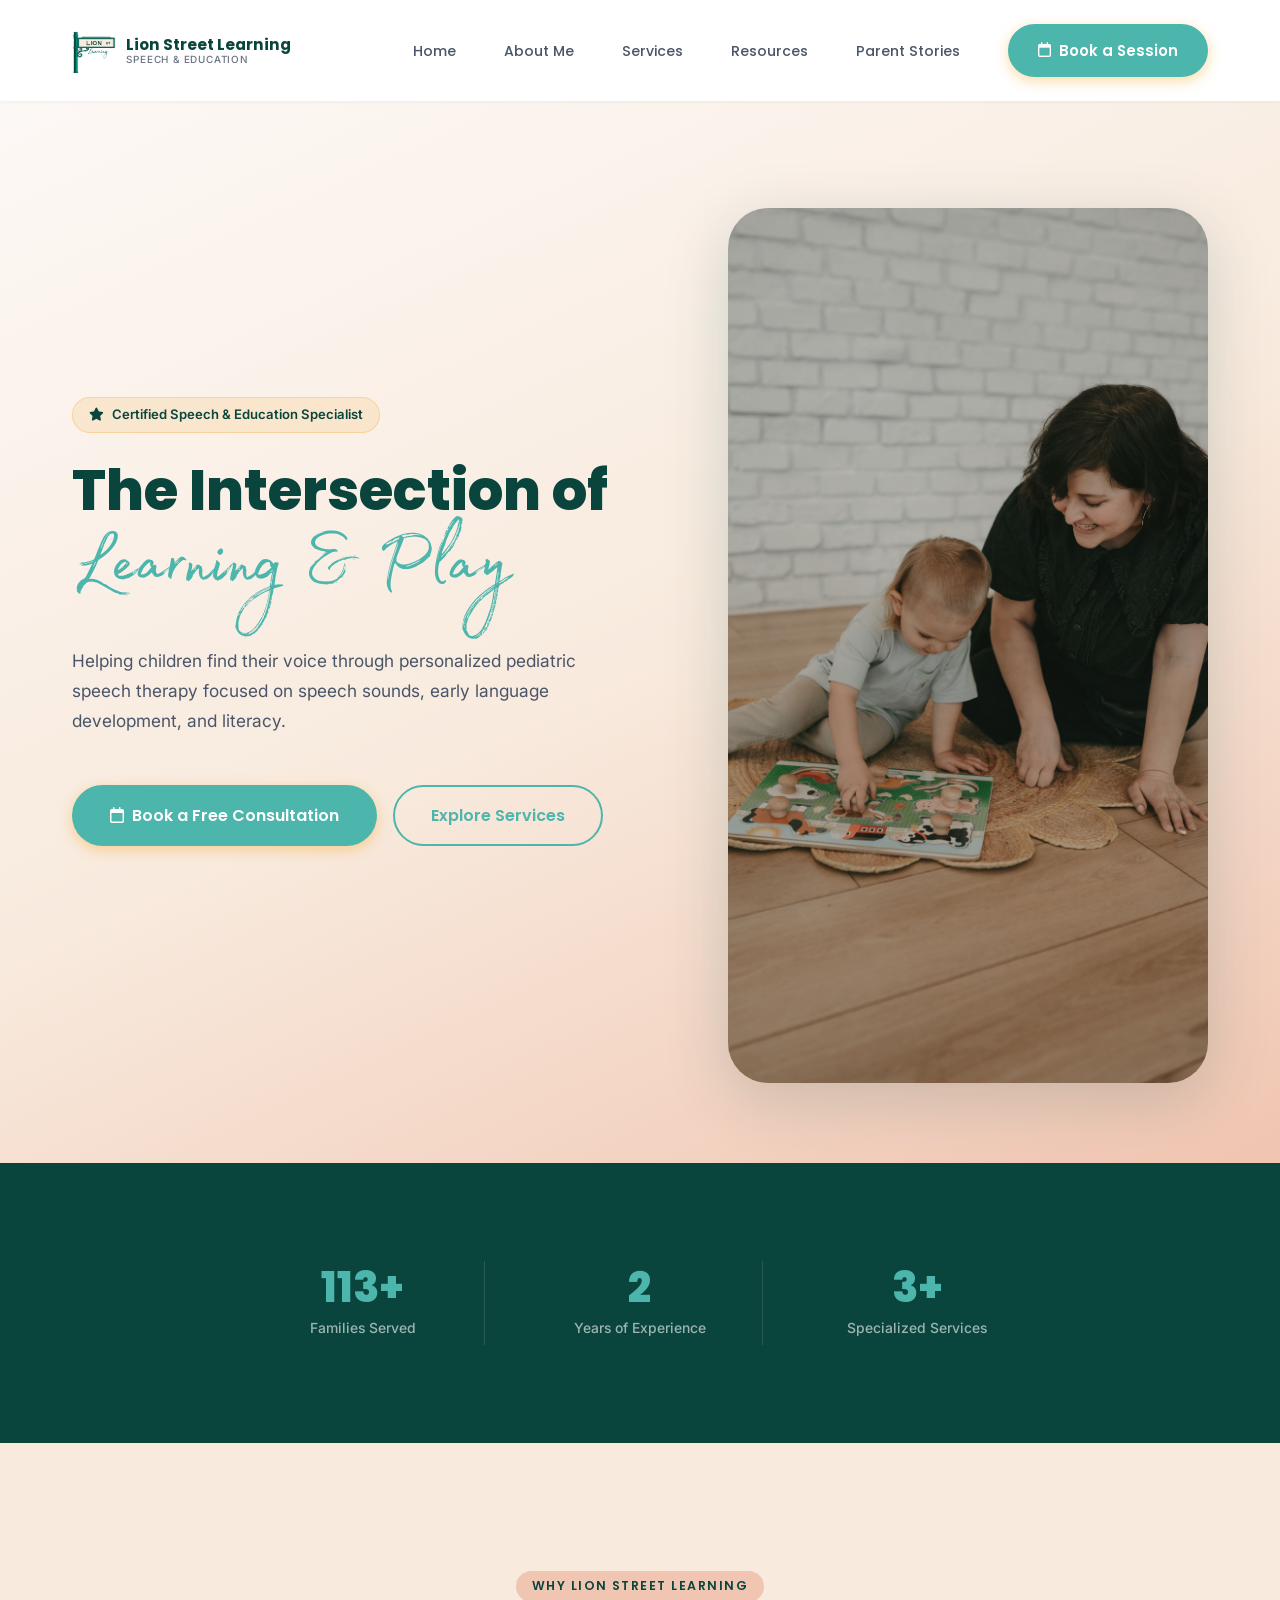
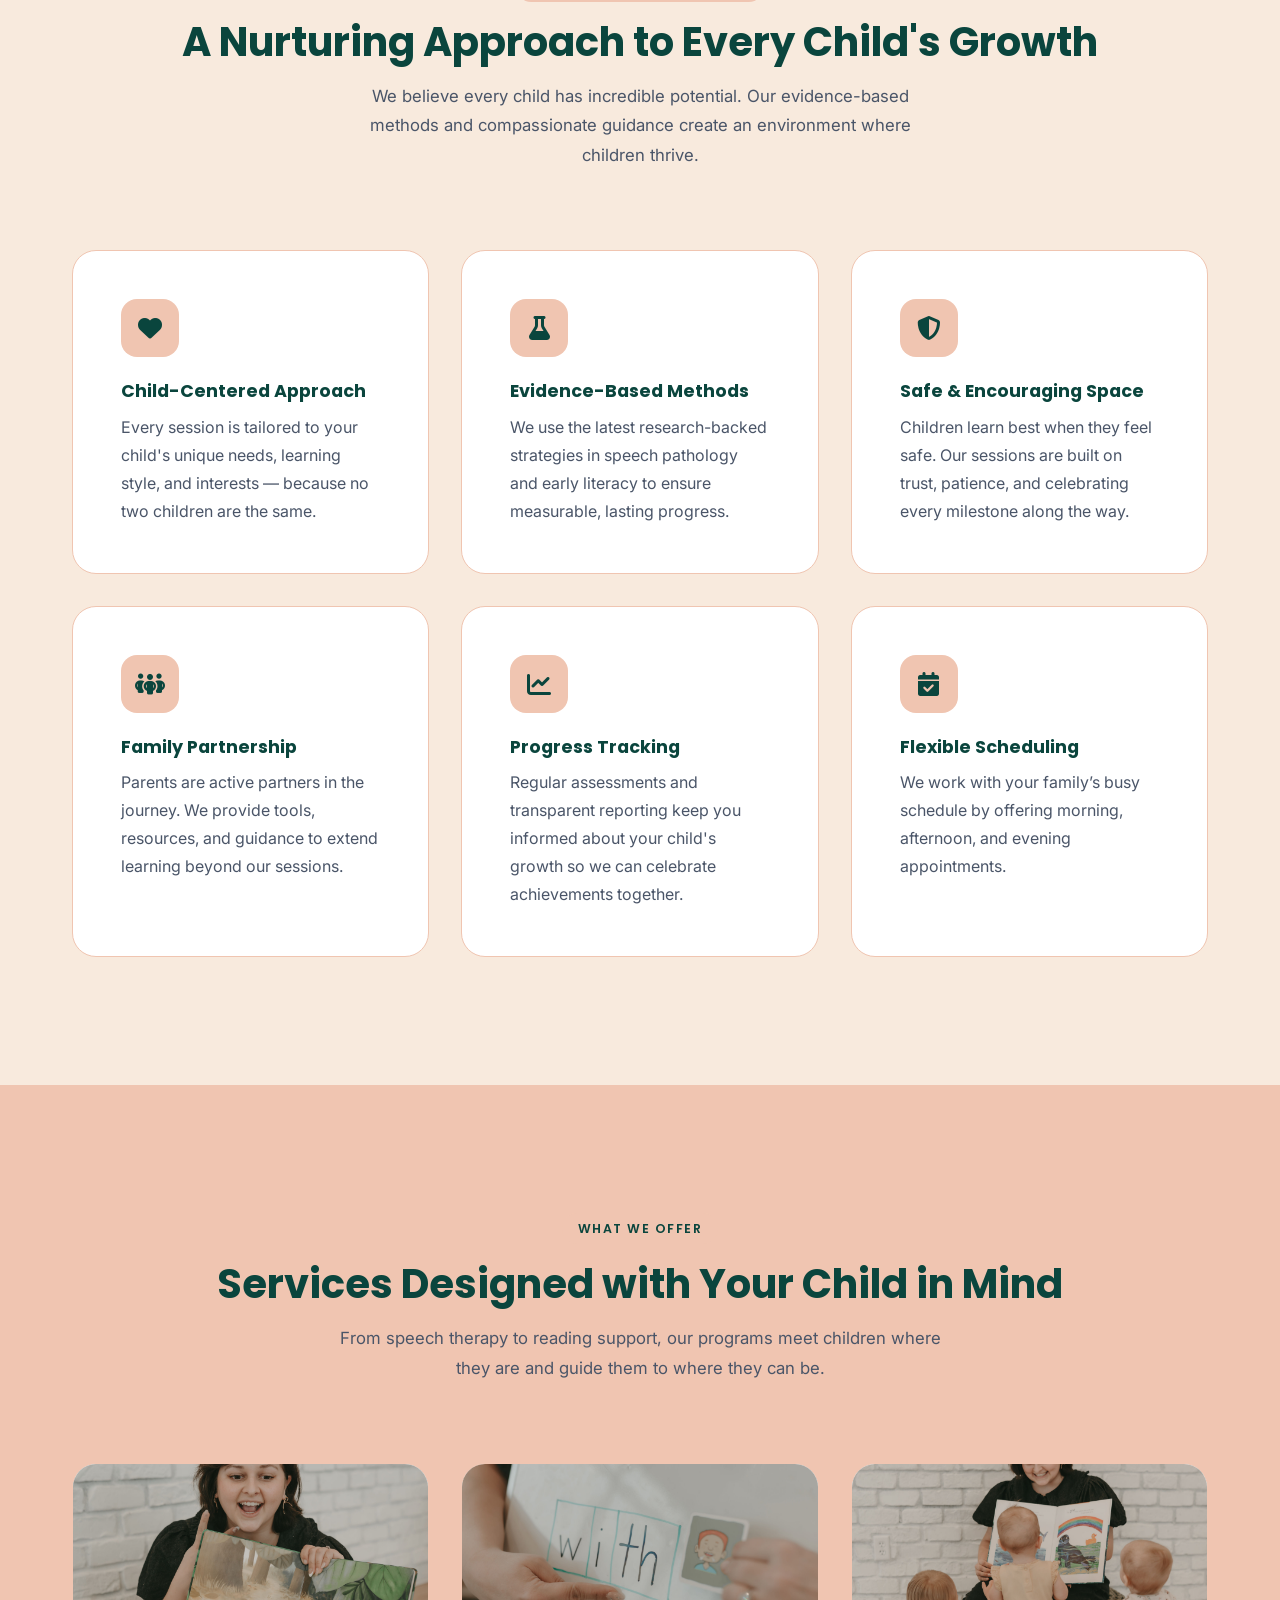
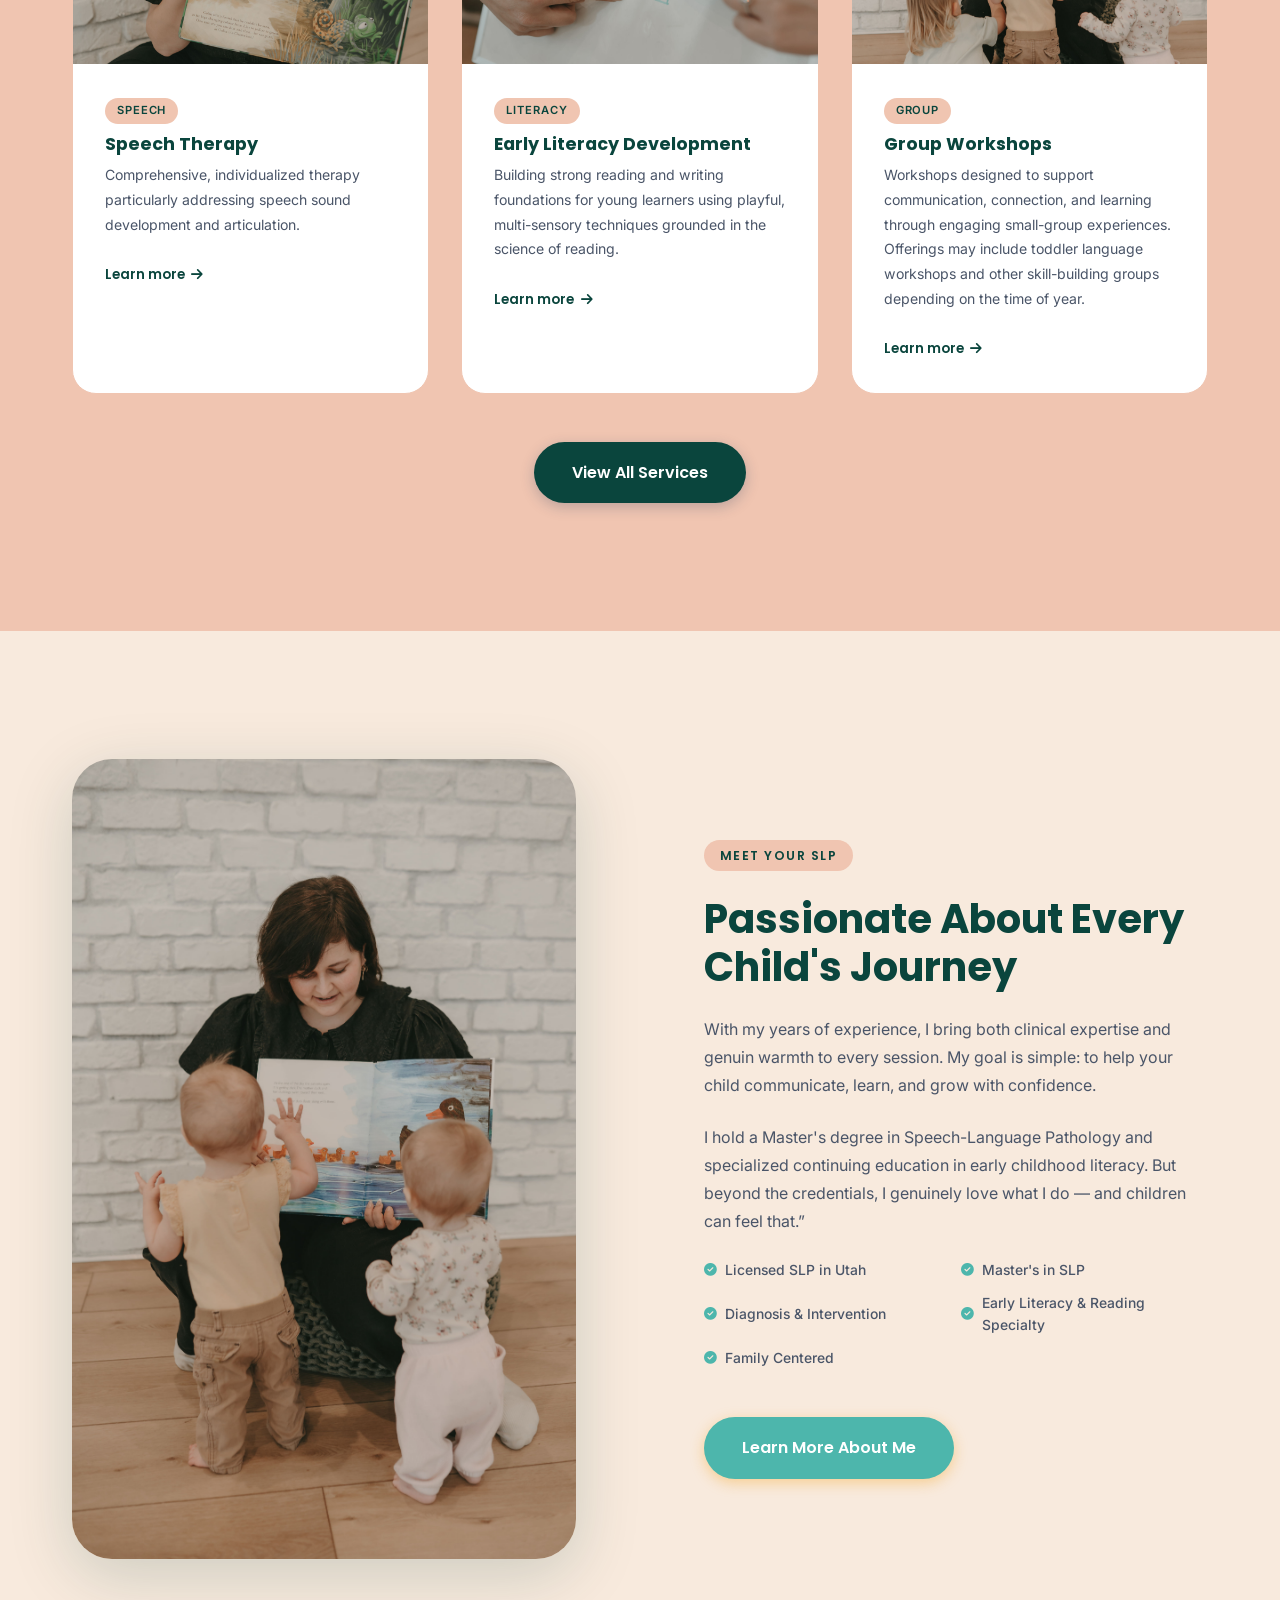
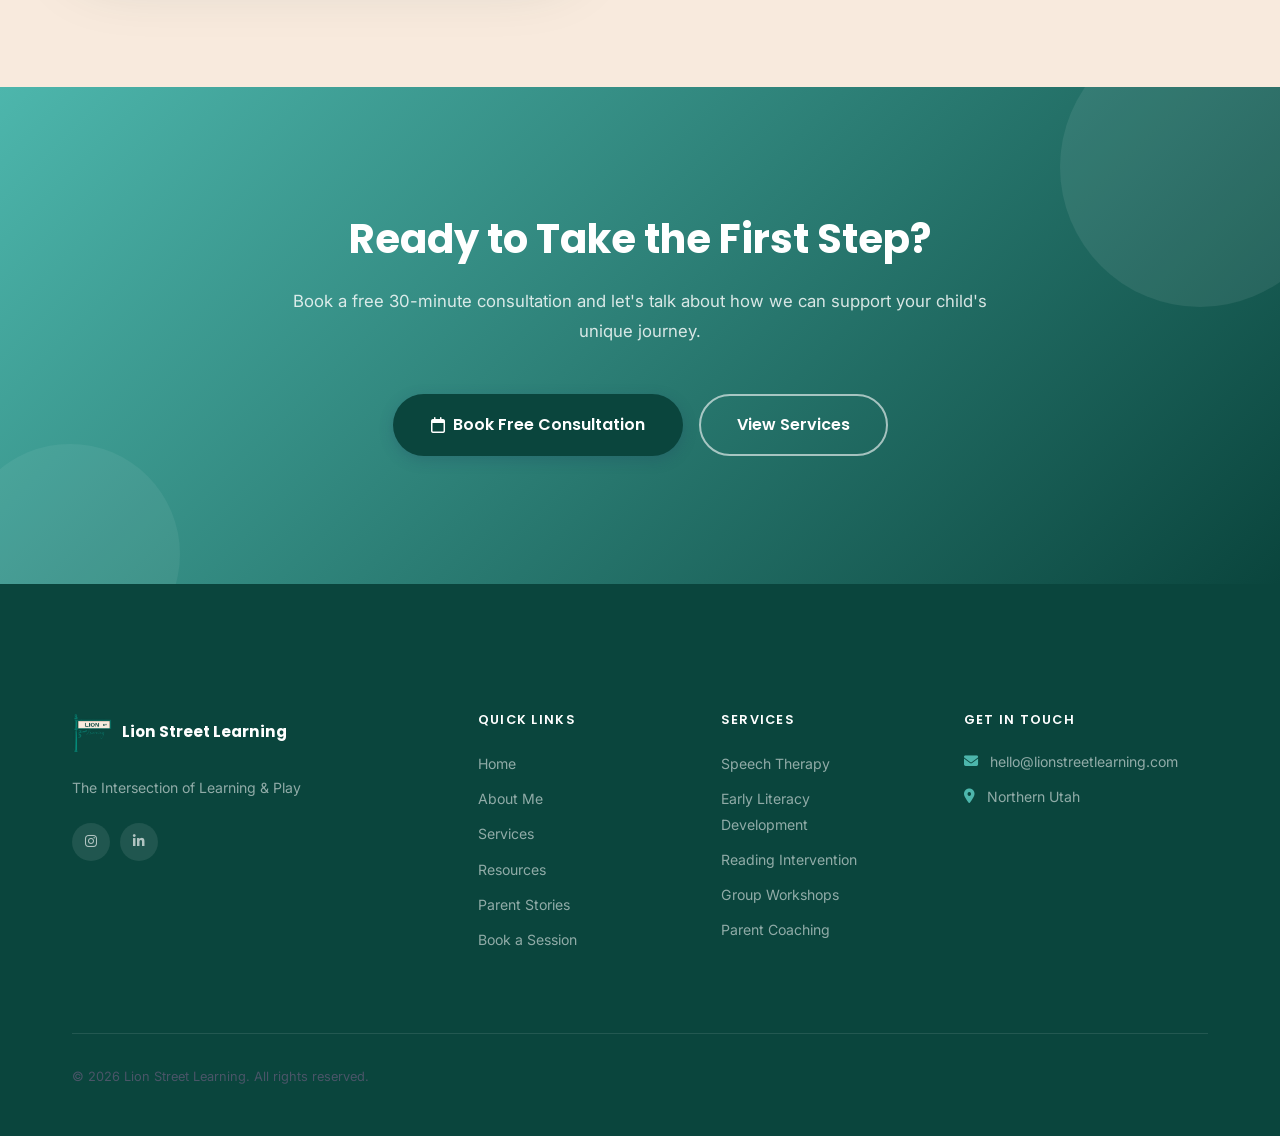
<file: index.html>
<!DOCTYPE html>
<html lang="en">
<head>
  <meta charset="UTF-8" />
  <meta name="viewport" content="width=device-width, initial-scale=1.0" />
  <meta name="description" content="Lion Street Learning — Expert speech development and educational support for children. Helping every child find their voice and reach their full potential." />
  <meta name="keywords" content="speech therapy, children's education, speech development, literacy, tutoring, learning support" />
  <meta property="og:title" content="Lion Street Learning | Speech & Education for Children" />
  <meta property="og:description" content="Expert speech development and educational support for children." />
  <meta property="og:type" content="website" />
  <title>Lion Street Learning | Home</title>
  <link rel="icon" type="image/png" href="images/main-logo.png" />
  <link rel="preconnect" href="https://fonts.googleapis.com" />
  <link rel="preconnect" href="https://fonts.gstatic.com" crossorigin />
  <link href="https://fonts.googleapis.com/css2?family=Poppins:wght@400;500;600;700;800&family=Inter:wght@400;500;600&display=swap" rel="stylesheet" />
  <link rel="stylesheet" href="https://cdnjs.cloudflare.com/ajax/libs/font-awesome/6.5.0/css/all.min.css" />
  <link rel="stylesheet" href="css/style.css" />
</head>
<body>

  <!-- ── Navigation ─────────────────────────────────────── -->
  <header class="nav" id="main-nav">
    <div class="nav__inner">
      <a href="/" class="nav__logo" aria-label="Lion Street Learning — Home">
        <img class="nav__logo-img" src="images/main-logo.png" alt="Lion Street Learning logo" width="44" height="44" />
        <div class="nav__logo-text">
          <span class="nav__logo-name">Lion Street Learning</span>
          <span class="nav__logo-tagline">Speech &amp; Education</span>
        </div>
      </a>

      <nav class="nav__menu" aria-label="Primary navigation">
        <ul class="nav__links" role="list">
          <li><a href="/"     class="nav__link">Home</a></li>
          <li><a href="about"     class="nav__link">About Me</a></li>
          <li><a href="services"  class="nav__link">Services</a></li>
          <li><a href="resources" class="nav__link">Resources</a></li>
          <li><a href="parent-stories" class="nav__link">Parent Stories</a></li>
        </ul>
        <div class="nav__cta">
          <a href="services#contact" class="btn btn--primary">
            <i class="fa-regular fa-calendar" aria-hidden="true"></i> Book a Session
          </a>
        </div>
      </nav>

      <button class="nav__hamburger" aria-label="Open navigation menu" aria-expanded="false">
        <span></span><span></span><span></span>
      </button>
    </div>

    <div class="nav__mobile-menu" id="mobile-menu" role="dialog" aria-label="Mobile navigation">
      <a href="/"     class="nav__mobile-link">Home</a>
      <a href="about"     class="nav__mobile-link">About Me</a>
      <a href="services"  class="nav__mobile-link">Services</a>
      <a href="resources" class="nav__mobile-link">Resources</a>
      <a href="parent-stories" class="nav__mobile-link">Parent Stories</a>
      <div class="nav__mobile-cta">
        <a href="services#contact" class="btn btn--primary">Book a Session</a>
      </div>
    </div>
  </header>

  <main>

    <!-- ── Hero ───────────────────────────────────────────── -->
    <section class="hero" aria-label="Introduction">
      <div class="container">
        <div class="hero__inner">

          <div class="hero__content">
            <span class="hero__eyebrow">
              <i class="fa-solid fa-star" aria-hidden="true"></i>
              Certified Speech &amp; Education Specialist
            </span>

            <h1>
              The Intersection of<br/>
              <span class="highlight">Learning &amp; Play</span>
            </h1>

            <p class="hero__lead">
              Helping children find their voice through personalized pediatric speech therapy focused on speech sounds, early language development, and literacy.
            </p>

            <div class="hero__actions">
              <a href="services#contact" class="btn btn--primary btn--lg">
                <i class="fa-regular fa-calendar" aria-hidden="true"></i> Book a Free Consultation
              </a>
              <a href="services" class="btn btn--outline btn--lg">
                Explore Services
              </a>
            </div>

          </div><!-- /hero__content -->

          <div class="hero__image-wrap">
            <div class="hero__image">
              <img
                src="images/joint-attention.jpg"
                alt="Child engaged in a learning session"
                width="700"
                height="875"
              />
            </div>
          </div>

        </div>
      </div>
    </section>

    <!-- ── Stats Bar ───────────────────────────────────────── -->
    <section class="stats" aria-label="Key statistics">
      <div class="container">
        <div class="stats__grid">
          <div class="stats__item reveal">
            <div class="stats__number" data-target="200" data-suffix="+">200+</div>
            <div class="stats__label">Families Served</div>
          </div>
          <div class="stats__item reveal reveal-delay-1">
            <div class="stats__number" data-target="4" data-suffix="">4</div>
            <div class="stats__label">Years of Experience</div>
          </div>
          <div class="stats__item reveal reveal-delay-3">
            <div class="stats__number" data-target="5" data-suffix="+">5</div>
            <div class="stats__label">Specialized Services</div>
          </div>
        </div>
      </div>
    </section>

    <!-- ── Why Choose Us ──────────────────────────────────── -->
    <section class="section" aria-labelledby="features-heading">
      <div class="container">
        <header class="section-header reveal">
          <span class="eyebrow">Why Lion Street Learning</span>
          <h2 id="features-heading">A Nurturing Approach to Every Child's Growth</h2>
          <p>We believe every child has incredible potential. Our evidence-based methods and compassionate guidance create an environment where children thrive.</p>
        </header>

        <div class="features__grid">
          <article class="feature-card reveal reveal-delay-1">
            <div class="feature-card__icon">
              <i class="fa-solid fa-heart" aria-hidden="true"></i>
            </div>
            <h3>Child-Centered Approach</h3>
            <p>Every session is tailored to your child's unique needs, learning style, and interests — because no two children are the same.</p>
          </article>

          <article class="feature-card reveal reveal-delay-2">
            <div class="feature-card__icon">
              <i class="fa-solid fa-flask" aria-hidden="true"></i>
            </div>
            <h3>Evidence-Based Methods</h3>
            <p>We use the latest research-backed strategies in speech pathology and early literacy to ensure measurable, lasting progress.</p>
          </article>

          <article class="feature-card reveal reveal-delay-3">
            <div class="feature-card__icon">
              <i class="fa-solid fa-shield-halved" aria-hidden="true"></i>
            </div>
            <h3>Safe &amp; Encouraging Space</h3>
            <p>Children learn best when they feel safe. Our sessions are built on trust, patience, and celebrating every milestone along the way.</p>
          </article>

          <article class="feature-card reveal reveal-delay-1">
            <div class="feature-card__icon">
              <i class="fa-solid fa-people-group" aria-hidden="true"></i>
            </div>
            <h3>Family Partnership</h3>
            <p>Parents are active partners in the journey. We provide tools, resources, and guidance to extend learning beyond our sessions.</p>
          </article>

          <article class="feature-card reveal reveal-delay-2">
            <div class="feature-card__icon">
              <i class="fa-solid fa-chart-line" aria-hidden="true"></i>
            </div>
            <h3>Progress Tracking</h3>
            <p>Regular assessments and transparent reporting keep you informed about your child's growth so we can celebrate achievements together.</p>
          </article>

          <article class="feature-card reveal reveal-delay-3">
            <div class="feature-card__icon">
              <i class="fa-solid fa-calendar-check" aria-hidden="true"></i>
            </div>
            <h3>Flexible Scheduling</h3>
            <p>We work with your family’s busy schedule by offering morning, afternoon, and evening appointments.</p>
          </article>
        </div>
      </div>
    </section>

    <!-- ── Services Preview ───────────────────────────────── -->
    <section class="section section--alt" aria-labelledby="services-preview-heading">
      <div class="container">
        <header class="section-header reveal">
          <span class="eyebrow">What We Offer</span>
          <h2 id="services-preview-heading">Services Designed with Your Child in Mind</h2>
          <p>From speech therapy to reading support, our programs meet children where they are and guide them to where they can be.</p>
        </header>

        <div class="services-preview__grid">
          <article class="svc-card reveal reveal-delay-1">
            <img
              class="svc-card__img"
              src="images/artic.jpg"
              alt="Speech therapy session with a child"
            />
            <div class="svc-card__body">
              <span class="svc-card__tag">Speech</span>
              <h3>Speech Therapy</h3>
              <p>Comprehensive, individualized therapy particularly addressing speech sound development and articulation.</p>
              <a href="services" class="svc-card__link">
                Learn more <i class="fa-solid fa-arrow-right" aria-hidden="true"></i>
              </a>
            </div>
          </article>

          <article class="svc-card reveal reveal-delay-2">
            <img
              class="svc-card__img"
              src="images/early-literacy-artic-materials.jpg"
              alt="Early literacy development materials and activities"
            />
            <div class="svc-card__body">
              <span class="svc-card__tag">Literacy</span>
              <h3>Early Literacy Development</h3>
              <p>Building strong reading and writing foundations for young learners using playful, multi-sensory techniques grounded in the science of reading.</p>
              <a href="services" class="svc-card__link">
                Learn more <i class="fa-solid fa-arrow-right" aria-hidden="true"></i>
              </a>
            </div>
          </article>

          <article class="svc-card reveal reveal-delay-3">
            <img
              class="svc-card__img"
              src="images/shared-story-toddler-workshop.jpg"
              alt="Children in a group workshop session"
            />
            <div class="svc-card__body">
              <span class="svc-card__tag">Group</span>
              <h3>Group Workshops</h3>
              <p>Workshops designed to support communication, connection, and learning through engaging small-group experiences. Offerings may include toddler language workshops and other skill-building groups depending on the time of year.</p>
              <a href="services" class="svc-card__link">
                Learn more <i class="fa-solid fa-arrow-right" aria-hidden="true"></i>
              </a>
            </div>
          </article>
        </div>

        <div class="text-center" style="margin-top: 3rem;">
          <a href="services" class="btn btn--secondary btn--lg">View All Services</a>
        </div>
      </div>
    </section>

    <!-- ── About Snippet ──────────────────────────────────── -->
    <section class="section" aria-labelledby="about-snippet-heading">
      <div class="container">
        <div class="about-snippet__inner">

          <div class="about-snippet__image reveal">
            <div class="about-snippet__img">
              <img
                src="images/shared-story-reading.jpg"
                alt="Portrait of the educator"
                width="600"
                height="800"
              />
            </div>
          </div>

          <div class="about-snippet__content reveal reveal-delay-2">
            <span class="eyebrow">Meet Your SLP</span>
            <h2 id="about-snippet-heading">Passionate About Every Child's Journey</h2>
            <p>With my years of experience, I bring both clinical expertise and genuin warmth to every session. My goal is simple: to help your child communicate, learn, and grow with confidence.</p>
            <p>I hold a Master's degree in Speech-Language Pathology and specialized continuing education in early childhood literacy. But beyond the credentials, I genuinely love what I do — and children can feel that.”</p>

            <ul class="about-snippet__checklist" aria-label="Key qualifications">
              <li class="checklist-item"><i class="fa-solid fa-circle-check" aria-hidden="true"></i> Licensed SLP in Utah</li>
              <li class="checklist-item"><i class="fa-solid fa-circle-check" aria-hidden="true"></i> Master's in SLP</li>
              <li class="checklist-item"><i class="fa-solid fa-circle-check" aria-hidden="true"></i> Diagnosis & Intervention</li>
              <li class="checklist-item"><i class="fa-solid fa-circle-check" aria-hidden="true"></i> Early Literacy & Reading Specialty</li>
              <li class="checklist-item"><i class="fa-solid fa-circle-check" aria-hidden="true"></i> Family Centered</li>
            </ul>

            <a href="about" class="btn btn--primary btn--lg">Learn More About Me</a>
          </div>

        </div>
      </div>
    </section>

    <!-- ── CTA Banner ──────────────────────────────────────── -->
    <section class="cta-banner" aria-label="Call to action">
      <div class="cta-banner__deco cta-banner__deco--1" aria-hidden="true"></div>
      <div class="cta-banner__deco cta-banner__deco--2" aria-hidden="true"></div>
      <div class="container">
        <div class="cta-banner__content reveal">
          <h2>Ready to Take the First Step?</h2>
          <p>Book a free 30-minute consultation and let's talk about how we can support your child's unique journey.</p>
          <div class="cta-banner__actions">
            <a href="services#contact" class="btn btn--secondary btn--lg">
              <i class="fa-regular fa-calendar" aria-hidden="true"></i> Book Free Consultation
            </a>
            <a href="services" class="btn btn--outline-white btn--lg">View Services</a>
          </div>
        </div>
      </div>
    </section>

  </main>

  <!-- ── Footer ─────────────────────────────────────────── -->
  <footer class="footer" aria-label="Site footer">
    <div class="container">
      <div class="footer__grid">

        <div class="footer__brand">
          <div class="footer__logo">
            <img class="footer__logo-img" src="images/main-logo.png" alt="Lion Street Learning logo" width="40" height="40" />
            <div class="footer__logo-name">Lion Street Learning</div>
          </div>
          <p class="footer__tagline">The Intersection of Learning &amp; Play</p>
          <div class="footer__social" aria-label="Social media links">
            <a href="https://www.instagram.com/lionstreetlearning/" class="footer__social-link" aria-label="Instagram" target="_blank" rel="noopener noreferrer"><i class="fa-brands fa-instagram"></i></a>
            <a href="https://www.linkedin.com/in/natalie-iverson/" class="footer__social-link" aria-label="LinkedIn" target="_blank" rel="noopener noreferrer"><i class="fa-brands fa-linkedin-in"></i></a>
          </div>
        </div>

        <div>
          <h3 class="footer__col-title">Quick Links</h3>
          <ul class="footer__links">
            <li><a href="/"    class="footer__link">Home</a></li>
            <li><a href="about"    class="footer__link">About Me</a></li>
            <li><a href="services" class="footer__link">Services</a></li>
            <li><a href="resources" class="footer__link">Resources</a></li>
            <li><a href="parent-stories" class="footer__link">Parent Stories</a></li>
            <li><a href="services#contact" class="footer__link">Book a Session</a></li>
          </ul>
        </div>

        <div>
          <h3 class="footer__col-title">Services</h3>
          <ul class="footer__links">
            <li><a href="services" class="footer__link">Speech Therapy</a></li>
            <li><a href="services" class="footer__link">Early Literacy Development</a></li>
            <li><a href="services" class="footer__link">Reading Intervention</a></li>
            <li><a href="services" class="footer__link">Group Workshops</a></li>
            <li><a href="services" class="footer__link">Parent Coaching</a></li>
          </ul>
        </div>

        <div>
          <h3 class="footer__col-title">Get in Touch</h3>
          <address style="font-style:normal;">
            <div class="footer__contact-item">
              <i class="fa-solid fa-envelope" aria-hidden="true"></i>
              <a href="mailto:hello@lionstreetlearning.com" class="footer__link">hello@lionstreetlearning.com</a>
            </div>
            <div class="footer__contact-item">
              <i class="fa-solid fa-location-dot" aria-hidden="true"></i>
              <span>Northern Utah</span>
            </div>
          </address>
        </div>

      </div>

      <div class="footer__bottom">
        <p>&copy; <span id="year"></span> Lion Street Learning. All rights reserved.</p>
      </div>
    </div>
  </footer>

  <script src="js/main.js"></script>
  <script>document.getElementById('year').textContent = new Date().getFullYear();</script>
</body>
</html>
</file>
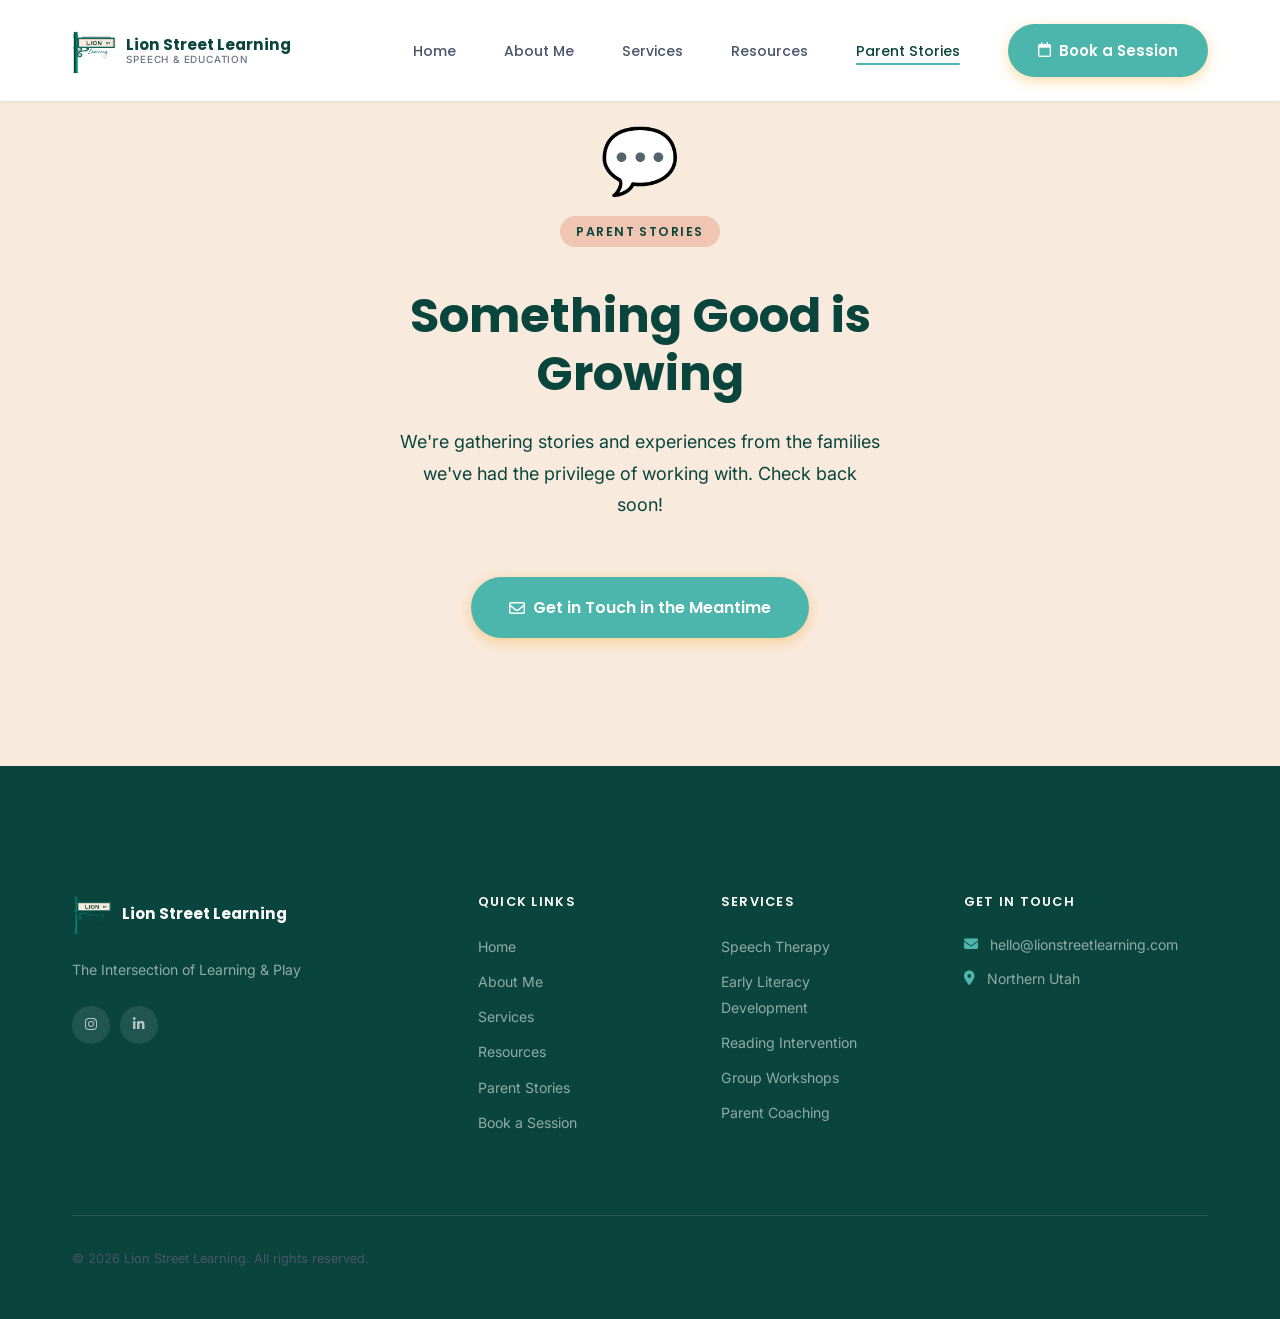
<file: parent-stories.html>
<!DOCTYPE html>
<html lang="en">
<head>
  <meta charset="UTF-8" />
  <meta name="viewport" content="width=device-width, initial-scale=1.0" />
  <meta name="description" content="Parent Stories from Lion Street Learning — experiences and voices from families we've worked with." />
  <title>Parent Stories | Lion Street Learning</title>
  <link rel="icon" type="image/png" href="images/main-logo.png" />
  <link rel="preconnect" href="https://fonts.googleapis.com" />
  <link rel="preconnect" href="https://fonts.gstatic.com" crossorigin />
  <link href="https://fonts.googleapis.com/css2?family=Poppins:wght@400;500;600;700;800&family=Inter:wght@400;500;600&display=swap" rel="stylesheet" />
  <link rel="stylesheet" href="https://cdnjs.cloudflare.com/ajax/libs/font-awesome/6.5.0/css/all.min.css" />
  <link rel="stylesheet" href="css/style.css" />
</head>
<body>

  <!-- ── Navigation ─────────────────────────────────────── -->
  <header class="nav nav--light" id="main-nav">
    <div class="nav__inner">
      <a href="/" class="nav__logo" aria-label="Lion Street Learning — Home">
        <img class="nav__logo-img" src="images/main-logo.png" alt="Lion Street Learning logo" width="44" height="44" />
        <div class="nav__logo-text">
          <span class="nav__logo-name">Lion Street Learning</span>
          <span class="nav__logo-tagline">Speech &amp; Education</span>
        </div>
      </a>

      <nav class="nav__menu" aria-label="Primary navigation">
        <ul class="nav__links" role="list">
          <li><a href="/"     class="nav__link">Home</a></li>
          <li><a href="about"     class="nav__link">About Me</a></li>
          <li><a href="services"  class="nav__link">Services</a></li>
          <li><a href="resources" class="nav__link">Resources</a></li>
          <li><a href="parent-stories" class="nav__link active">Parent Stories</a></li>
        </ul>
        <div class="nav__cta">
          <a href="services#contact" class="btn btn--primary">
            <i class="fa-regular fa-calendar" aria-hidden="true"></i> Book a Session
          </a>
        </div>
      </nav>

      <button class="nav__hamburger" aria-label="Open navigation menu" aria-expanded="false">
        <span></span><span></span><span></span>
      </button>
    </div>

    <div class="nav__mobile-menu" id="mobile-menu" role="dialog" aria-label="Mobile navigation">
      <a href="/"     class="nav__mobile-link">Home</a>
      <a href="about"     class="nav__mobile-link">About Me</a>
      <a href="services"  class="nav__mobile-link">Services</a>
      <a href="resources" class="nav__mobile-link">Resources</a>
      <a href="parent-stories" class="nav__mobile-link active">Parent Stories</a>
      <div class="nav__mobile-cta">
        <a href="services#contact" class="btn btn--primary">Book a Session</a>
      </div>
    </div>
  </header>

  <main>

    <!-- ── Coming Soon ────────────────────────────────────── -->
    <section class="coming-soon" aria-label="Coming soon">
      <div class="container">
        <div class="coming-soon__inner reveal">
          <div class="coming-soon__icon" aria-hidden="true">💬</div>
          <span class="eyebrow">Parent Stories</span>
          <h1>Something Good is Growing</h1>
          <p>We're gathering stories and experiences from the families we've had the privilege of working with. Check back soon!</p>
          <a href="services#contact" class="btn btn--primary btn--lg" style="margin-top: var(--sp-lg);">
            <i class="fa-regular fa-envelope" aria-hidden="true"></i> Get in Touch in the Meantime
          </a>
        </div>
      </div>
    </section>

  </main>

  <!-- ── Footer ─────────────────────────────────────────── -->
  <footer class="footer" aria-label="Site footer">
    <div class="container">
      <div class="footer__grid">

        <div class="footer__brand">
          <div class="footer__logo">
            <img class="footer__logo-img" src="images/main-logo.png" alt="Lion Street Learning logo" width="40" height="40" />
            <div class="footer__logo-name">Lion Street Learning</div>
          </div>
          <p class="footer__tagline">The Intersection of Learning &amp; Play</p>
          <div class="footer__social" aria-label="Social media links">
            <a href="https://www.instagram.com/lionstreetlearning/" class="footer__social-link" aria-label="Instagram" target="_blank" rel="noopener noreferrer"><i class="fa-brands fa-instagram"></i></a>
            <a href="https://www.linkedin.com/in/natalie-iverson/" class="footer__social-link" aria-label="LinkedIn" target="_blank" rel="noopener noreferrer"><i class="fa-brands fa-linkedin-in"></i></a>
          </div>
        </div>

        <div>
          <h3 class="footer__col-title">Quick Links</h3>
          <ul class="footer__links">
            <li><a href="/"     class="footer__link">Home</a></li>
            <li><a href="about"     class="footer__link">About Me</a></li>
            <li><a href="services"  class="footer__link">Services</a></li>
            <li><a href="resources" class="footer__link">Resources</a></li>
            <li><a href="parent-stories" class="footer__link">Parent Stories</a></li>
            <li><a href="services#contact" class="footer__link">Book a Session</a></li>
          </ul>
        </div>

        <div>
          <h3 class="footer__col-title">Services</h3>
          <ul class="footer__links">
            <li><a href="services" class="footer__link">Speech Therapy</a></li>
            <li><a href="services" class="footer__link">Early Literacy Development</a></li>
            <li><a href="services" class="footer__link">Reading Intervention</a></li>
            <li><a href="services" class="footer__link">Group Workshops</a></li>
            <li><a href="services" class="footer__link">Parent Coaching</a></li>
          </ul>
        </div>

        <div>
          <h3 class="footer__col-title">Get in Touch</h3>
          <address style="font-style:normal;">
            <div class="footer__contact-item">
              <i class="fa-solid fa-envelope" aria-hidden="true"></i>
              <a href="mailto:hello@lionstreetlearning.com" class="footer__link">hello@lionstreetlearning.com</a>
            </div>
            <div class="footer__contact-item">
              <i class="fa-solid fa-location-dot" aria-hidden="true"></i>
              <span>Northern Utah</span>
            </div>
          </address>
        </div>

      </div>

      <div class="footer__bottom">
        <p>&copy; <span id="year"></span> Lion Street Learning. All rights reserved.</p>
      </div>
    </div>
  </footer>

  <script src="js/main.js"></script>
  <script>document.getElementById('year').textContent = new Date().getFullYear();</script>
</body>
</html>
</file>
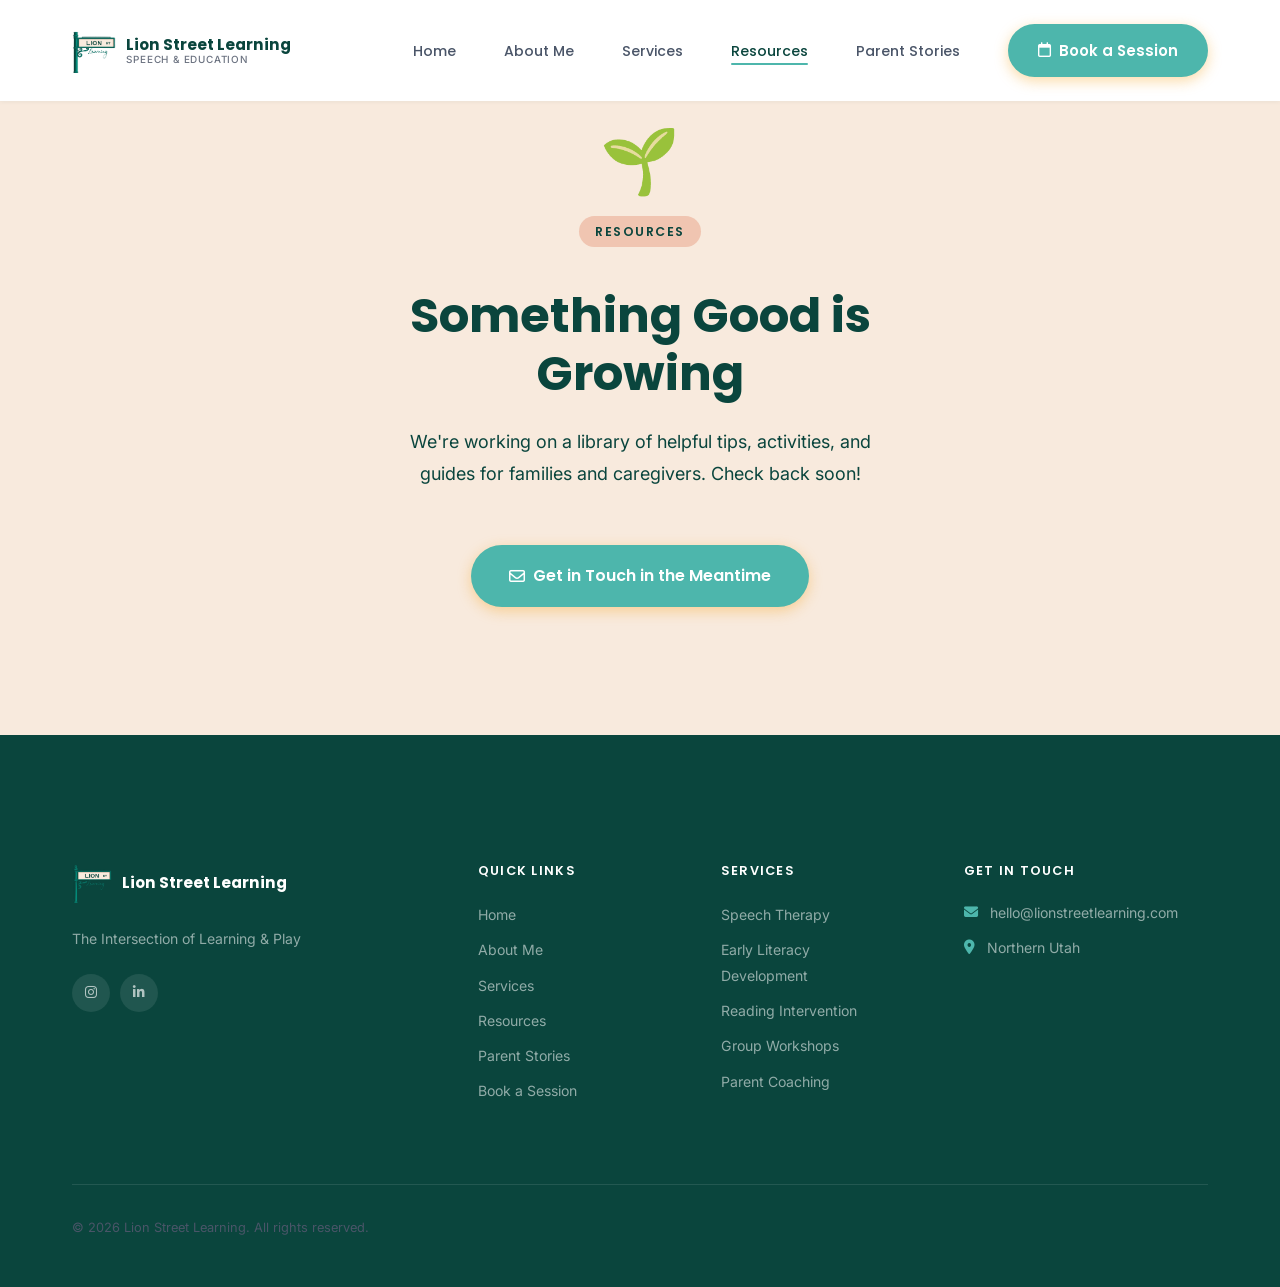
<file: resources.html>
<!DOCTYPE html>
<html lang="en">
<head>
  <meta charset="UTF-8" />
  <meta name="viewport" content="width=device-width, initial-scale=1.0" />
  <meta name="description" content="Resources from Lion Street Learning — helpful content for families, caregivers, and educators." />
  <title>Resources | Lion Street Learning</title>
  <link rel="icon" type="image/png" href="images/main-logo.png" />
  <link rel="preconnect" href="https://fonts.googleapis.com" />
  <link rel="preconnect" href="https://fonts.gstatic.com" crossorigin />
  <link href="https://fonts.googleapis.com/css2?family=Poppins:wght@400;500;600;700;800&family=Inter:wght@400;500;600&display=swap" rel="stylesheet" />
  <link rel="stylesheet" href="https://cdnjs.cloudflare.com/ajax/libs/font-awesome/6.5.0/css/all.min.css" />
  <link rel="stylesheet" href="css/style.css" />
</head>
<body>

  <!-- ── Navigation ─────────────────────────────────────── -->
  <header class="nav nav--light" id="main-nav">
    <div class="nav__inner">
      <a href="/" class="nav__logo" aria-label="Lion Street Learning — Home">
        <img class="nav__logo-img" src="images/main-logo.png" alt="Lion Street Learning logo" width="44" height="44" />
        <div class="nav__logo-text">
          <span class="nav__logo-name">Lion Street Learning</span>
          <span class="nav__logo-tagline">Speech &amp; Education</span>
        </div>
      </a>

      <nav class="nav__menu" aria-label="Primary navigation">
        <ul class="nav__links" role="list">
          <li><a href="/"     class="nav__link">Home</a></li>
          <li><a href="about"     class="nav__link">About Me</a></li>
          <li><a href="services"  class="nav__link">Services</a></li>
          <li><a href="resources" class="nav__link active">Resources</a></li>
          <li><a href="parent-stories" class="nav__link">Parent Stories</a></li>
        </ul>
        <div class="nav__cta">
          <a href="services#contact" class="btn btn--primary">
            <i class="fa-regular fa-calendar" aria-hidden="true"></i> Book a Session
          </a>
        </div>
      </nav>

      <button class="nav__hamburger" aria-label="Open navigation menu" aria-expanded="false">
        <span></span><span></span><span></span>
      </button>
    </div>

    <div class="nav__mobile-menu" id="mobile-menu" role="dialog" aria-label="Mobile navigation">
      <a href="/"     class="nav__mobile-link">Home</a>
      <a href="about"     class="nav__mobile-link">About Me</a>
      <a href="services"  class="nav__mobile-link">Services</a>
      <a href="resources" class="nav__mobile-link active">Resources</a>
      <a href="parent-stories" class="nav__mobile-link">Parent Stories</a>
      <div class="nav__mobile-cta">
        <a href="services#contact" class="btn btn--primary">Book a Session</a>
      </div>
    </div>
  </header>

  <main>

    <!-- ── Coming Soon ────────────────────────────────────── -->
    <section class="coming-soon" aria-label="Coming soon">
      <div class="container">
        <div class="coming-soon__inner reveal">
          <div class="coming-soon__icon" aria-hidden="true">🌱</div>
          <span class="eyebrow">Resources</span>
          <h1>Something Good is Growing</h1>
          <p>We're working on a library of helpful tips, activities, and guides for families and caregivers. Check back soon!</p>
          <a href="services#contact" class="btn btn--primary btn--lg" style="margin-top: var(--sp-lg);">
            <i class="fa-regular fa-envelope" aria-hidden="true"></i> Get in Touch in the Meantime
          </a>
        </div>
      </div>
    </section>

  </main>

  <!-- ── Footer ─────────────────────────────────────────── -->
  <footer class="footer" aria-label="Site footer">
    <div class="container">
      <div class="footer__grid">

        <div class="footer__brand">
          <div class="footer__logo">
            <img class="footer__logo-img" src="images/main-logo.png" alt="Lion Street Learning logo" width="40" height="40" />
            <div class="footer__logo-name">Lion Street Learning</div>
          </div>
          <p class="footer__tagline">The Intersection of Learning &amp; Play</p>
          <div class="footer__social" aria-label="Social media links">
            <a href="https://www.instagram.com/lionstreetlearning/" class="footer__social-link" aria-label="Instagram" target="_blank" rel="noopener noreferrer"><i class="fa-brands fa-instagram"></i></a>
            <a href="https://www.linkedin.com/in/natalie-iverson/" class="footer__social-link" aria-label="LinkedIn" target="_blank" rel="noopener noreferrer"><i class="fa-brands fa-linkedin-in"></i></a>
          </div>
        </div>

        <div>
          <h3 class="footer__col-title">Quick Links</h3>
          <ul class="footer__links">
            <li><a href="/"     class="footer__link">Home</a></li>
            <li><a href="about"     class="footer__link">About Me</a></li>
            <li><a href="services"  class="footer__link">Services</a></li>
            <li><a href="resources" class="footer__link">Resources</a></li>
            <li><a href="parent-stories" class="footer__link">Parent Stories</a></li>
            <li><a href="services#contact" class="footer__link">Book a Session</a></li>
          </ul>
        </div>

        <div>
          <h3 class="footer__col-title">Services</h3>
          <ul class="footer__links">
            <li><a href="services" class="footer__link">Speech Therapy</a></li>
            <li><a href="services" class="footer__link">Early Literacy Development</a></li>
            <li><a href="services" class="footer__link">Reading Intervention</a></li>
            <li><a href="services" class="footer__link">Group Workshops</a></li>
            <li><a href="services" class="footer__link">Parent Coaching</a></li>
          </ul>
        </div>

        <div>
          <h3 class="footer__col-title">Get in Touch</h3>
          <address style="font-style:normal;">
            <div class="footer__contact-item">
              <i class="fa-solid fa-envelope" aria-hidden="true"></i>
              <a href="mailto:hello@lionstreetlearning.com" class="footer__link">hello@lionstreetlearning.com</a>
            </div>
            <div class="footer__contact-item">
              <i class="fa-solid fa-location-dot" aria-hidden="true"></i>
              <span>Northern Utah</span>
            </div>
          </address>
        </div>

      </div>

      <div class="footer__bottom">
        <p>&copy; <span id="year"></span> Lion Street Learning. All rights reserved.</p>
      </div>
    </div>
  </footer>

  <script src="js/main.js"></script>
  <script>document.getElementById('year').textContent = new Date().getFullYear();</script>
</body>
</html>
</file>
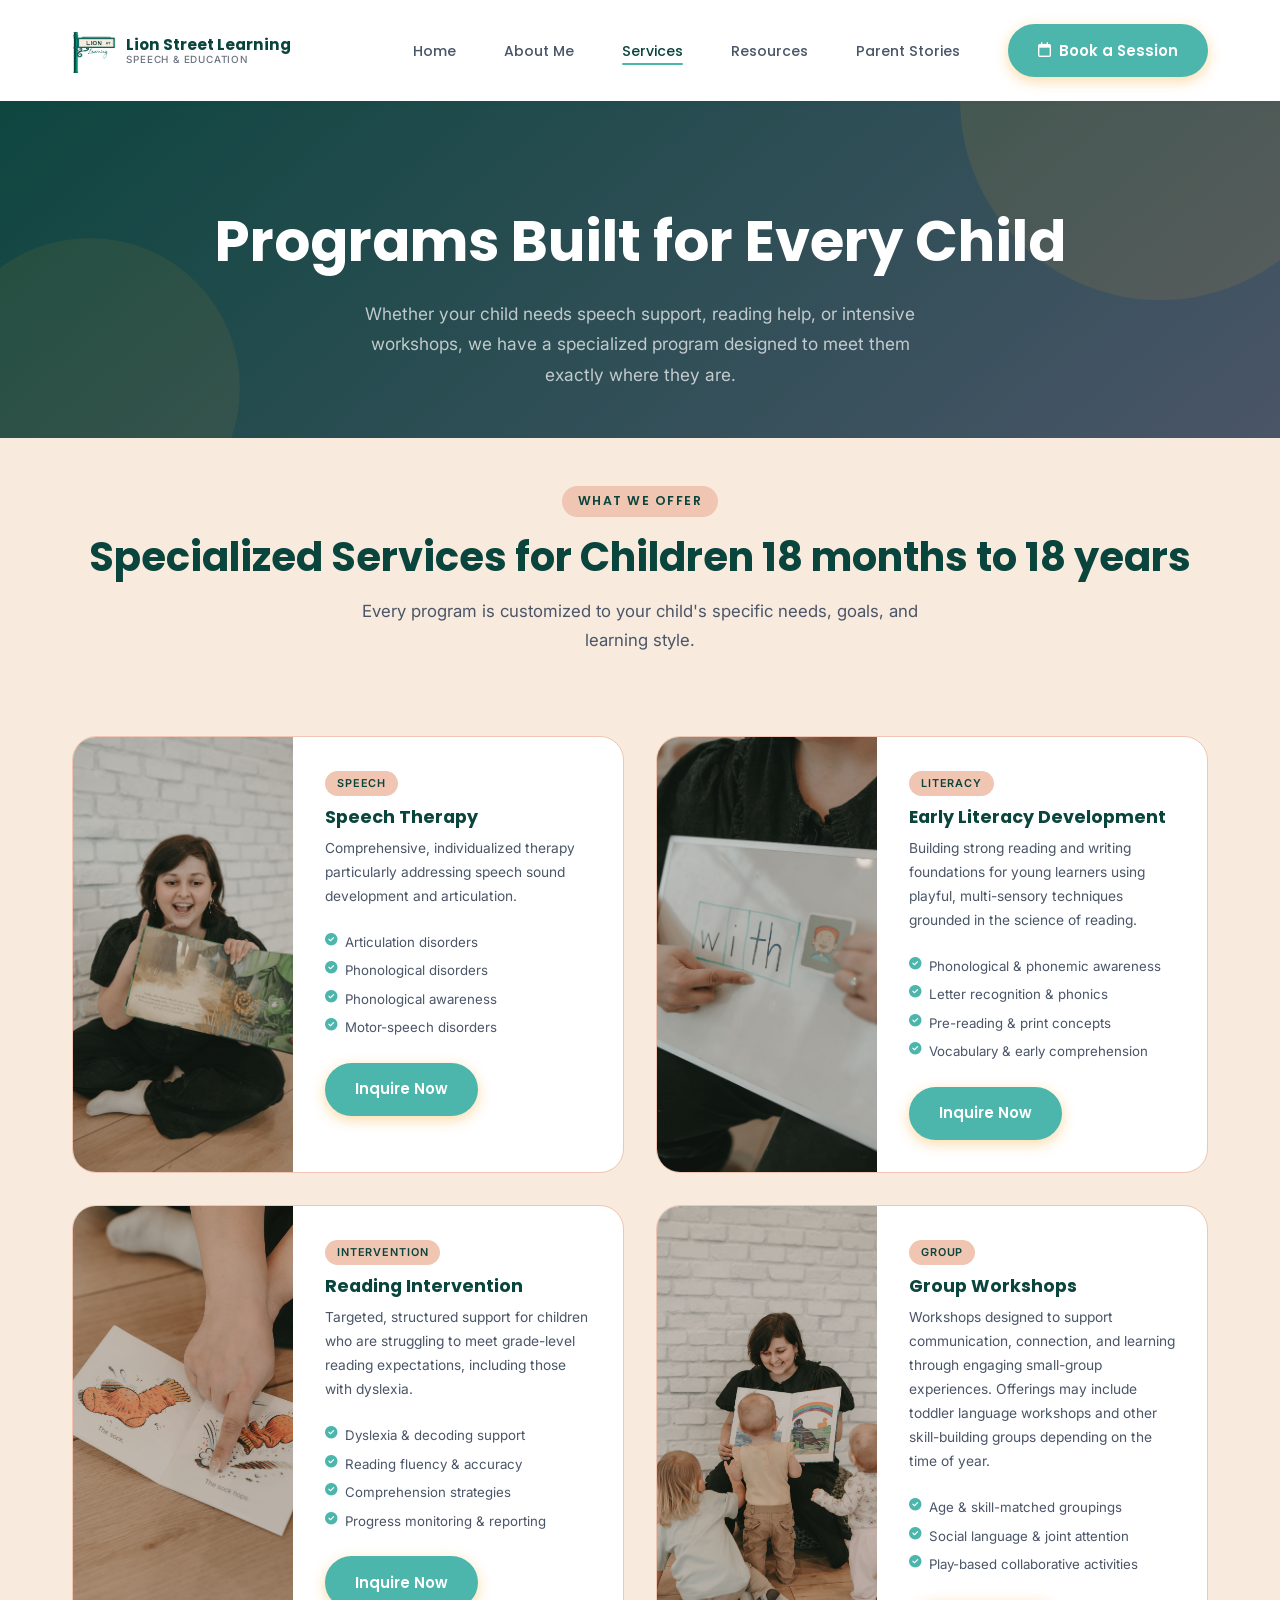
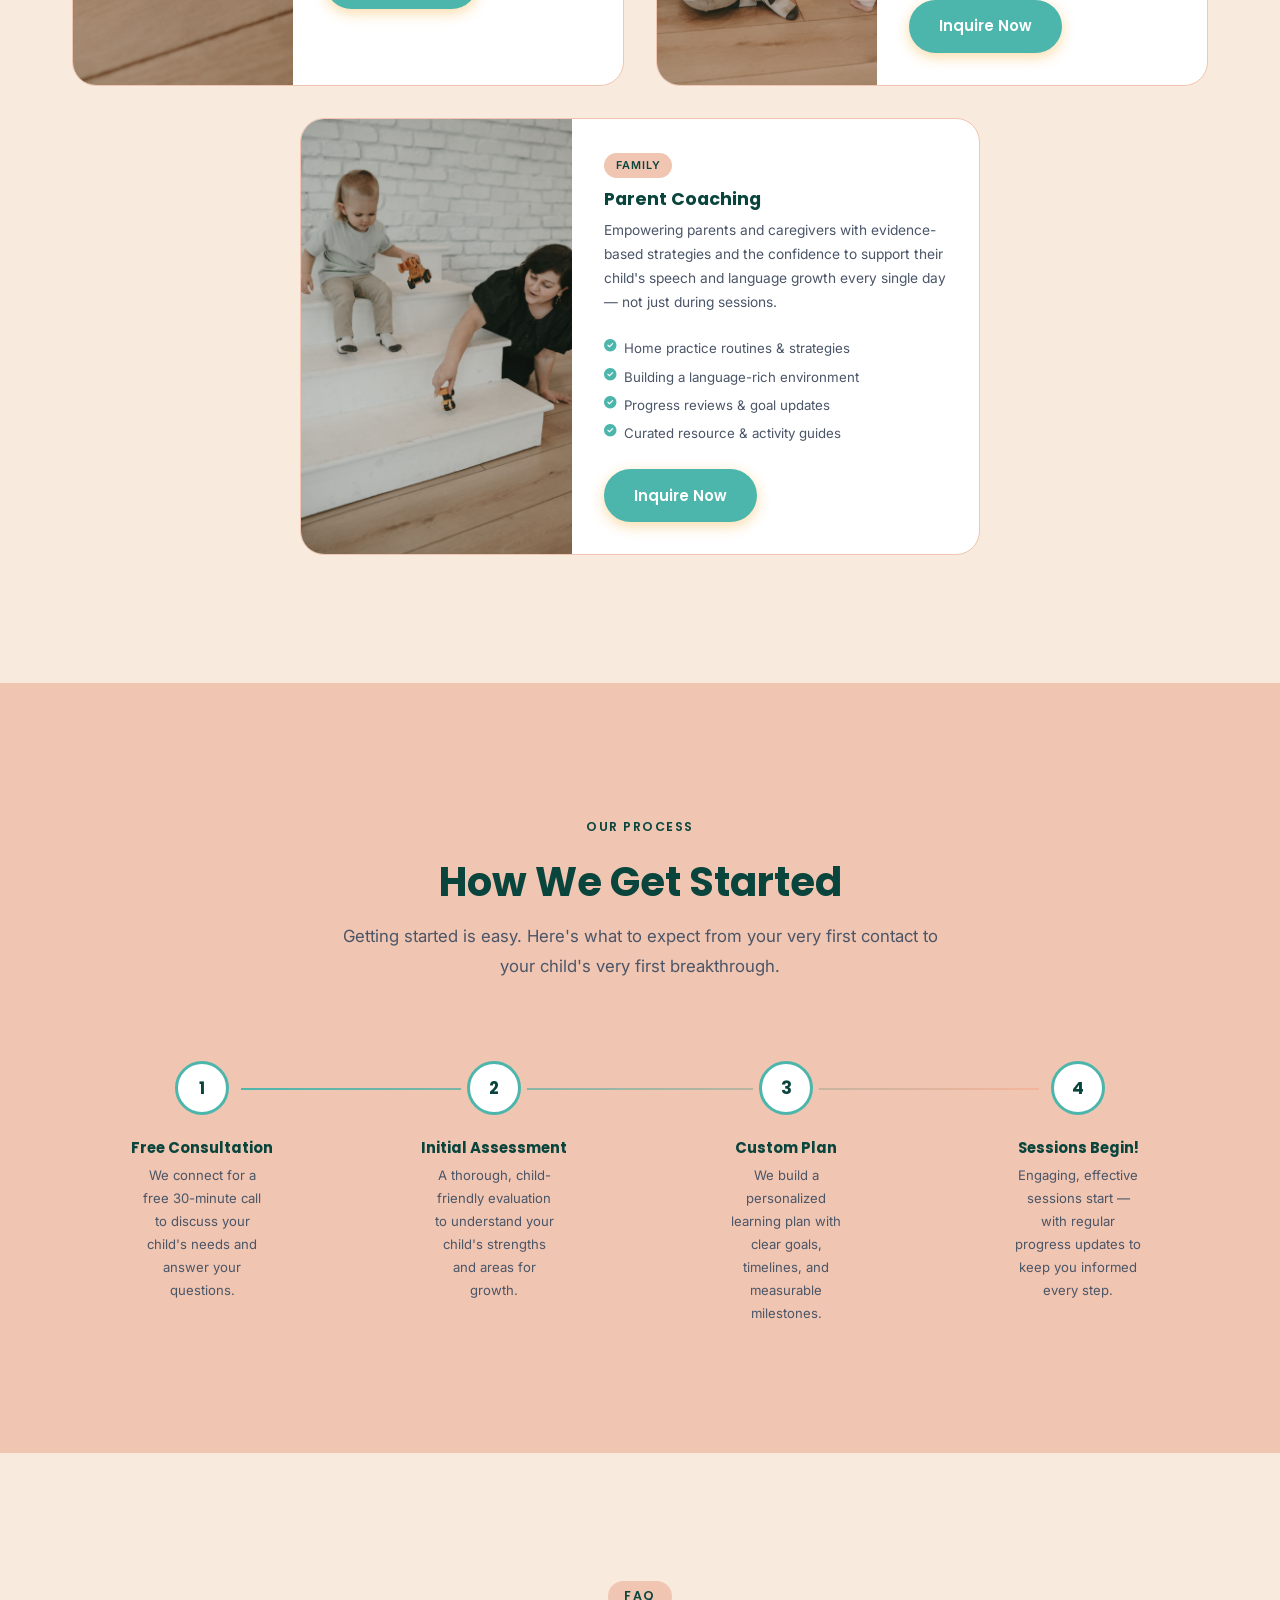
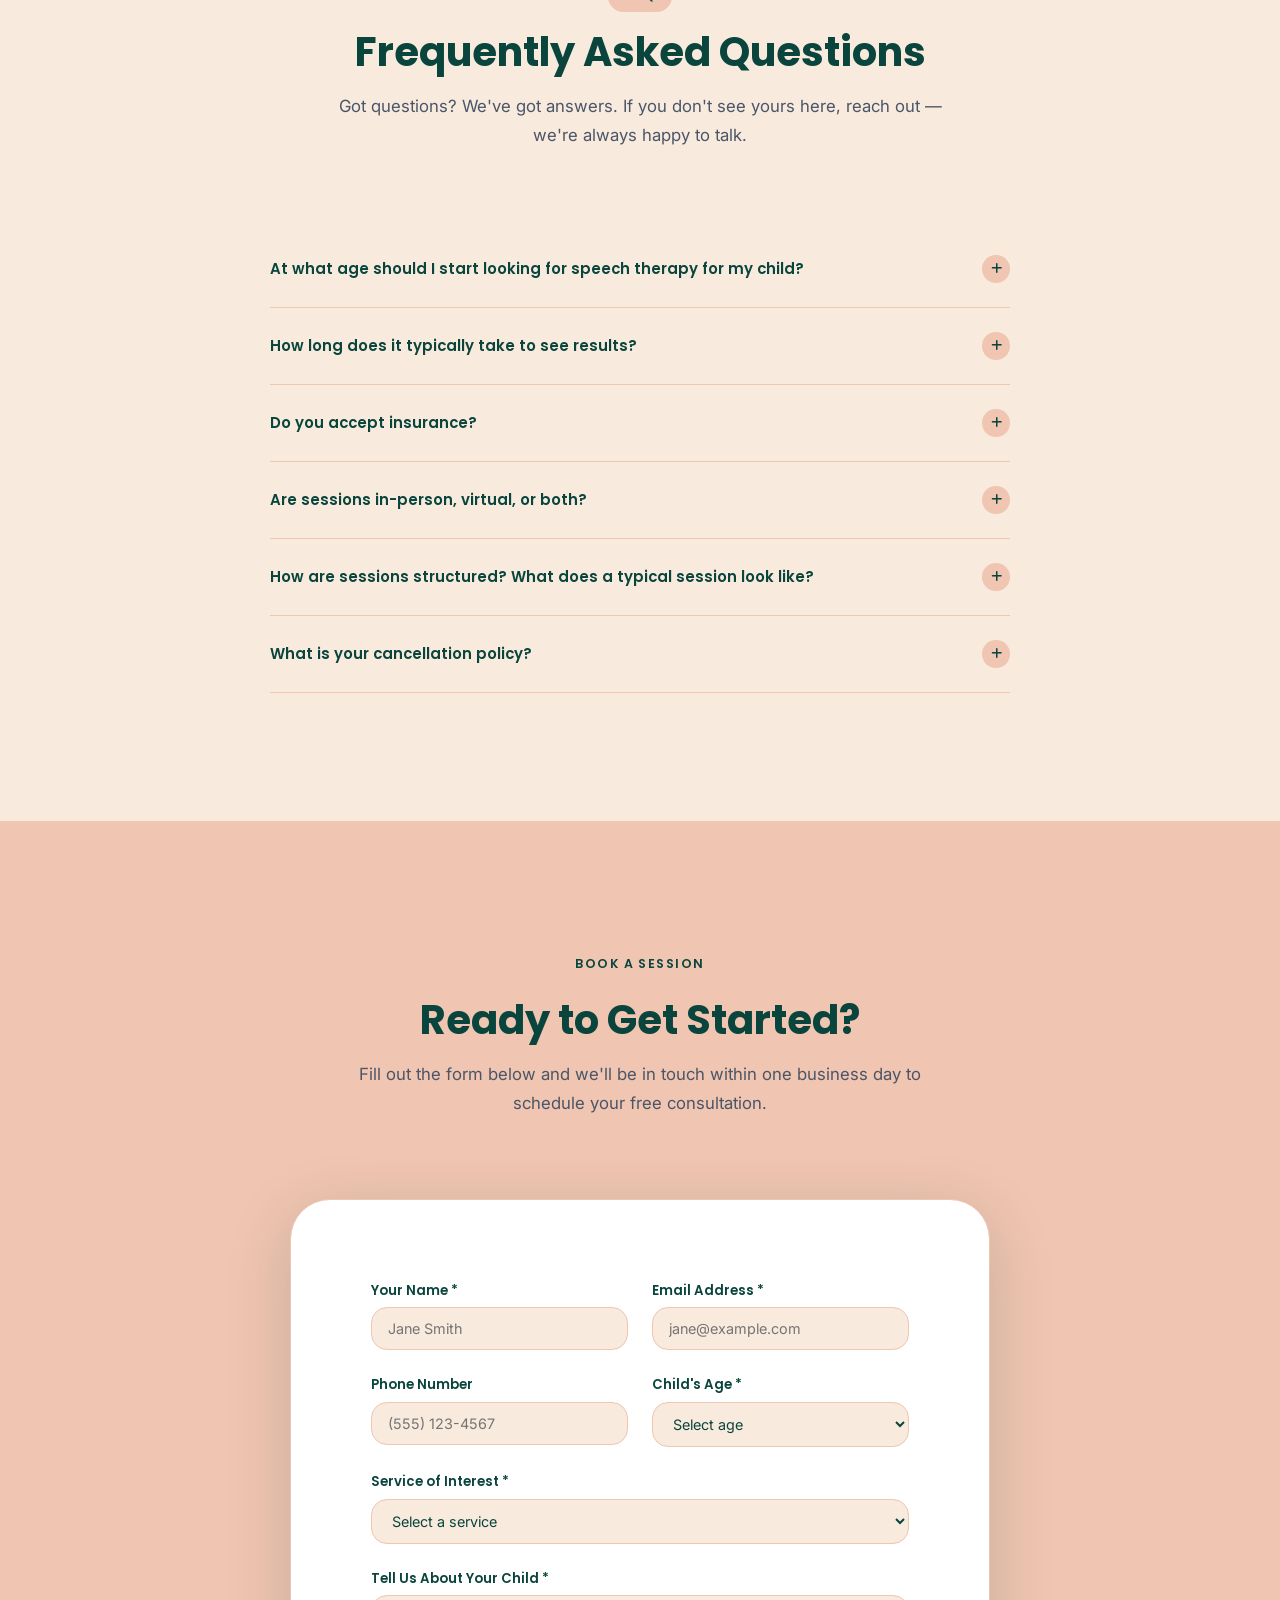
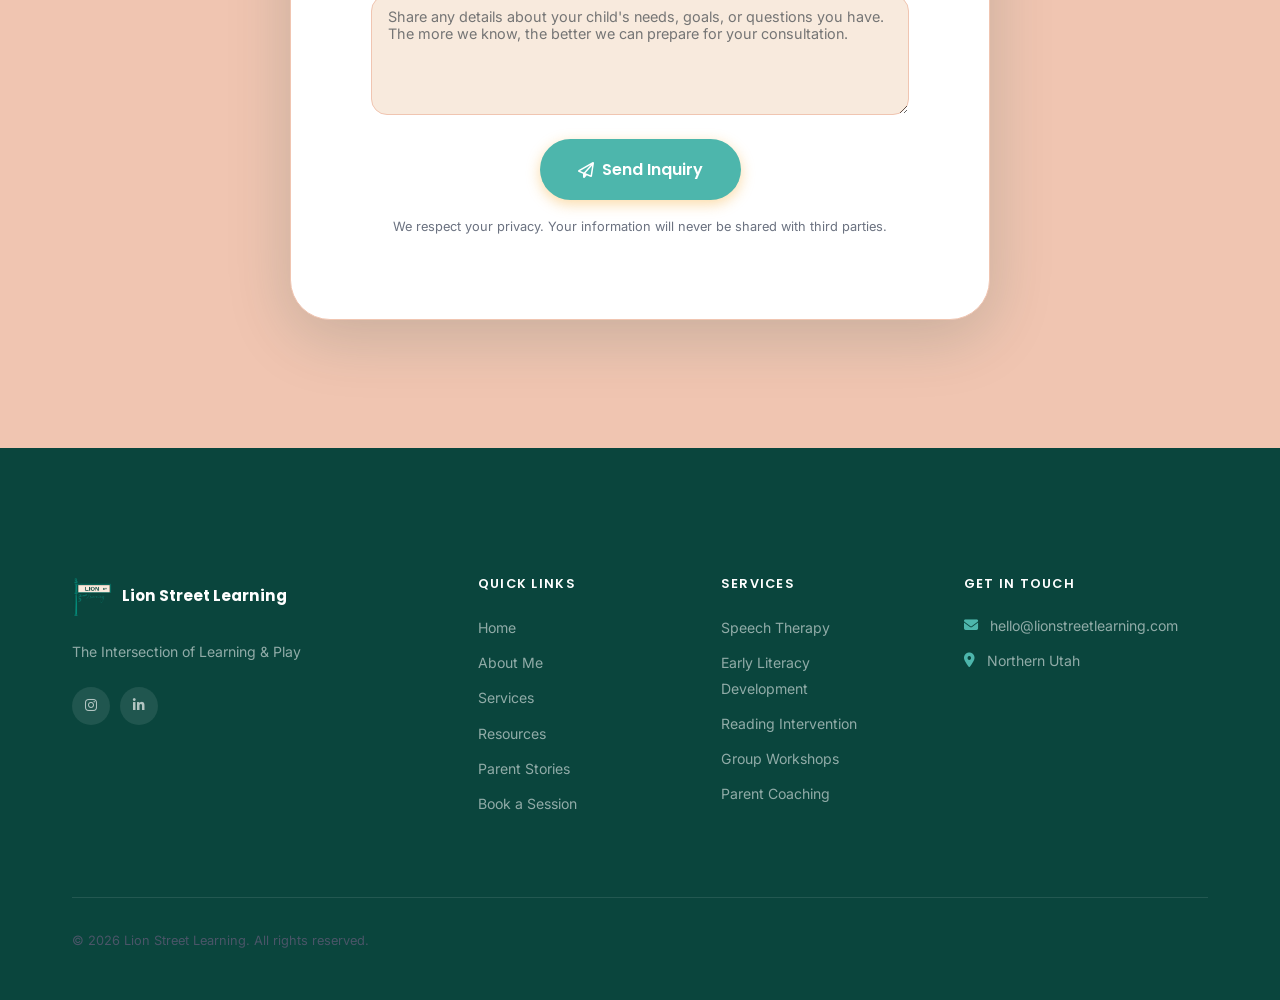
<file: services.html>
<!DOCTYPE html>
<html lang="en">
<head>
  <meta charset="UTF-8" />
  <meta name="viewport" content="width=device-width, initial-scale=1.0" />
  <meta name="description" content="Explore Lion Street Learning's specialized services — speech therapy, early literacy, reading intervention, one-on-one tutoring, group sessions, and parent coaching." />
  <meta property="og:title" content="Services | Lion Street Learning" />
  <meta property="og:description" content="Specialized speech and educational services for children ages 2–12." />
  <meta property="og:type" content="website" />
  <title>Services | Lion Street Learning</title>
  <link rel="icon" type="image/png" href="images/main-logo.png" />
  <link rel="preconnect" href="https://fonts.googleapis.com" />
  <link rel="preconnect" href="https://fonts.gstatic.com" crossorigin />
  <link href="https://fonts.googleapis.com/css2?family=Poppins:wght@400;500;600;700;800&family=Inter:wght@400;500;600&display=swap" rel="stylesheet" />
  <link rel="stylesheet" href="https://cdnjs.cloudflare.com/ajax/libs/font-awesome/6.5.0/css/all.min.css" />
  <link rel="stylesheet" href="css/style.css" />
</head>
<body>

  <!-- ── Navigation ─────────────────────────────────────── -->
  <header class="nav nav--light" id="main-nav">
    <div class="nav__inner">
      <a href="/" class="nav__logo" aria-label="Lion Street Learning — Home">
        <img class="nav__logo-img" src="images/main-logo.png" alt="Lion Street Learning logo" width="44" height="44" />
        <div class="nav__logo-text">
          <span class="nav__logo-name">Lion Street Learning</span>
          <span class="nav__logo-tagline">Speech &amp; Education</span>
        </div>
      </a>

      <nav class="nav__menu" aria-label="Primary navigation">
        <ul class="nav__links" role="list">
          <li><a href="/"     class="nav__link">Home</a></li>
          <li><a href="about"     class="nav__link">About Me</a></li>
          <li><a href="services"  class="nav__link active">Services</a></li>
          <li><a href="resources" class="nav__link">Resources</a></li>
          <li><a href="parent-stories" class="nav__link">Parent Stories</a></li>
        </ul>
        <div class="nav__cta">
          <a href="#contact" class="btn btn--primary">
            <i class="fa-regular fa-calendar" aria-hidden="true"></i> Book a Session
          </a>
        </div>
      </nav>

      <button class="nav__hamburger" aria-label="Open navigation menu" aria-expanded="false">
        <span></span><span></span><span></span>
      </button>
    </div>

    <div class="nav__mobile-menu" id="mobile-menu" role="dialog" aria-label="Mobile navigation">
      <a href="/"     class="nav__mobile-link">Home</a>
      <a href="about"     class="nav__mobile-link">About Me</a>
      <a href="services"  class="nav__mobile-link active">Services</a>
      <a href="resources" class="nav__mobile-link">Resources</a>
      <a href="parent-stories" class="nav__mobile-link">Parent Stories</a>
      <div class="nav__mobile-cta">
        <a href="#contact" class="btn btn--primary">Book a Session</a>
      </div>
    </div>
  </header>

  <main>

    <!-- ── Page Hero ──────────────────────────────────────── -->
    <section class="page-hero" aria-label="Page introduction">
      <div class="page-hero__deco page-hero__deco--1" aria-hidden="true"></div>
      <div class="page-hero__deco page-hero__deco--2" aria-hidden="true"></div>
      <div class="container">
        <div class="page-hero__content">
          <h1>Programs Built for Every Child</h1>
          <p class="page-hero__lead">
            Whether your child needs speech support, reading help, or intensive workshops, we have a specialized program designed to meet them exactly where they are.
          </p>
        </div>
      </div>
    </section>

    <!-- ── Services Grid ──────────────────────────────────── -->
    <section class="section" aria-labelledby="services-heading">
      <div class="container">
        <header class="section-header reveal">
          <span class="eyebrow">What We Offer</span>
          <h2 id="services-heading">Specialized Services for Children 18 months to 18 years</h2>
          <p>Every program is customized to your child's specific needs, goals, and learning style.</p>
        </header>

        <div class="services-grid">

          <!-- Service 1: Speech Therapy -->
          <article class="svc-detail-card reveal reveal-delay-1">
            <img
              class="svc-detail-card__img"
              src="images/artic.jpg"
              alt="Speech therapy session with a child"
            />
            <div class="svc-detail-card__body">
              <span class="svc-detail-card__tag">Speech</span>
              <h3>Speech Therapy</h3>
              <p>Comprehensive, individualized therapy particularly addressing speech sound development and articulation.</p>
              <ul class="svc-detail-card__list" aria-label="What's included">
                <li><i class="fa-solid fa-circle-check" aria-hidden="true"></i> Articulation disorders</li>
                <li><i class="fa-solid fa-circle-check" aria-hidden="true"></i> Phonological disorders</li>
                <li><i class="fa-solid fa-circle-check" aria-hidden="true"></i> Phonological awareness</li>
                <li><i class="fa-solid fa-circle-check" aria-hidden="true"></i> Motor-speech disorders</li>
              </ul>
              <a href="#contact" class="btn btn--primary">Inquire Now</a>
            </div>
          </article>

          <!-- Service 2: Early Literacy Development -->
          <article class="svc-detail-card reveal reveal-delay-2">
            <img
              class="svc-detail-card__img"
              src="images/early-literacy-artic-materials.jpg"
              alt="Early literacy development materials and activities"
            />
            <div class="svc-detail-card__body">
              <span class="svc-detail-card__tag">Literacy</span>
              <h3>Early Literacy Development</h3>
              <p>Building strong reading and writing foundations for young learners using playful, multi-sensory techniques grounded in the science of reading.</p>
              <ul class="svc-detail-card__list" aria-label="What's included">
                <li><i class="fa-solid fa-circle-check" aria-hidden="true"></i> Phonological &amp; phonemic awareness</li>
                <li><i class="fa-solid fa-circle-check" aria-hidden="true"></i> Letter recognition &amp; phonics</li>
                <li><i class="fa-solid fa-circle-check" aria-hidden="true"></i> Pre-reading &amp; print concepts</li>
                <li><i class="fa-solid fa-circle-check" aria-hidden="true"></i> Vocabulary &amp; early comprehension</li>
              </ul>
              <a href="#contact" class="btn btn--primary">Inquire Now</a>
            </div>
          </article>

          <!-- Service 3: Reading Intervention -->
          <article class="svc-detail-card reveal reveal-delay-1">
            <img
              class="svc-detail-card__img"
              src="images/early-literacy-materials.jpg"
              alt="Child reading a shared story book"
            />
            <div class="svc-detail-card__body">
              <span class="svc-detail-card__tag">Intervention</span>
              <h3>Reading Intervention</h3>
              <p>Targeted, structured support for children who are struggling to meet grade-level reading expectations, including those with dyslexia.</p>
              <ul class="svc-detail-card__list" aria-label="What's included">
                <li><i class="fa-solid fa-circle-check" aria-hidden="true"></i> Dyslexia &amp; decoding support</li>
                <li><i class="fa-solid fa-circle-check" aria-hidden="true"></i> Reading fluency &amp; accuracy</li>
                <li><i class="fa-solid fa-circle-check" aria-hidden="true"></i> Comprehension strategies</li>
                <li><i class="fa-solid fa-circle-check" aria-hidden="true"></i> Progress monitoring &amp; reporting</li>
              </ul>
              <a href="#contact" class="btn btn--primary">Inquire Now</a>
            </div>
          </article>

          <!-- Service 4: Group Workshops -->
          <article class="svc-detail-card reveal reveal-delay-2">
            <img
              class="svc-detail-card__img"
              src="images/shared-story-toddler-workshop.jpg"
              alt="Children in a group workshop session"
            />
            <div class="svc-detail-card__body">
              <span class="svc-detail-card__tag">Group</span>
              <h3>Group Workshops</h3>
              <p>Workshops designed to support communication, connection, and learning through engaging small-group experiences. Offerings may include toddler language workshops and other skill-building groups depending on the time of year.</p>
              <ul class="svc-detail-card__list" aria-label="What's included">
                <li><i class="fa-solid fa-circle-check" aria-hidden="true"></i> Age &amp; skill-matched groupings</li>
                <li><i class="fa-solid fa-circle-check" aria-hidden="true"></i> Social language &amp; joint attention</li>
                <li><i class="fa-solid fa-circle-check" aria-hidden="true"></i> Play-based collaborative activities</li>
              </ul>
              <a href="#contact" class="btn btn--primary">Inquire Now</a>
            </div>
          </article>

          <!-- Service 5: Parent Coaching (spans full width) -->
          <article class="svc-detail-card svc-detail-card--full reveal">
            <img
              class="svc-detail-card__img"
              src="images/expansions.jpg"
              alt="Parent coaching and caregiver guidance session"
            />
            <div class="svc-detail-card__body">
              <span class="svc-detail-card__tag">Family</span>
              <h3>Parent Coaching</h3>
              <p>Empowering parents and caregivers with evidence-based strategies and the confidence to support their child's speech and language growth every single day — not just during sessions.</p>
              <ul class="svc-detail-card__list" aria-label="What's included">
                <li><i class="fa-solid fa-circle-check" aria-hidden="true"></i> Home practice routines &amp; strategies</li>
                <li><i class="fa-solid fa-circle-check" aria-hidden="true"></i> Building a language-rich environment</li>
                <li><i class="fa-solid fa-circle-check" aria-hidden="true"></i> Progress reviews &amp; goal updates</li>
                <li><i class="fa-solid fa-circle-check" aria-hidden="true"></i> Curated resource &amp; activity guides</li>
              </ul>
              <a href="#contact" class="btn btn--primary">Inquire Now</a>
            </div>
          </article>

        </div>
      </div>
    </section>

    <!-- ── How It Works ────────────────────────────────────── -->
    <section class="section section--alt" aria-labelledby="process-heading">
      <div class="container">
        <header class="section-header reveal">
          <span class="eyebrow">Our Process</span>
          <h2 id="process-heading">How We Get Started</h2>
          <p>Getting started is easy. Here's what to expect from your very first contact to your child's very first breakthrough.</p>
        </header>

        <div class="process__steps">
          <div class="process-step reveal reveal-delay-1">
            <div class="process-step__num" aria-hidden="true">1</div>
            <h4>Free Consultation</h4>
            <p>We connect for a free 30-minute call to discuss your child's needs and answer your questions.</p>
          </div>

          <div class="process-step reveal reveal-delay-2">
            <div class="process-step__num" aria-hidden="true">2</div>
            <h4>Initial Assessment</h4>
            <p>A thorough, child-friendly evaluation to understand your child's strengths and areas for growth.</p>
          </div>

          <div class="process-step reveal reveal-delay-3">
            <div class="process-step__num" aria-hidden="true">3</div>
            <h4>Custom Plan</h4>
            <p>We build a personalized learning plan with clear goals, timelines, and measurable milestones.</p>
          </div>

          <div class="process-step reveal reveal-delay-4">
            <div class="process-step__num" aria-hidden="true">4</div>
            <h4>Sessions Begin!</h4>
            <p>Engaging, effective sessions start — with regular progress updates to keep you informed every step.</p>
          </div>
        </div>
      </div>
    </section>

    <!-- ── FAQ ────────────────────────────────────────────── -->
    <section class="section" aria-labelledby="faq-heading">
      <div class="container">
        <header class="section-header reveal">
          <span class="eyebrow">FAQ</span>
          <h2 id="faq-heading">Frequently Asked Questions</h2>
          <p>Got questions? We've got answers. If you don't see yours here, reach out — we're always happy to talk.</p>
        </header>

        <div class="faq__list reveal">

          <div class="faq__item">
            <button class="faq__question" aria-expanded="false">
              At what age should I start looking for speech therapy for my child?
              <span class="faq__icon" aria-hidden="true"><i class="fa-solid fa-plus"></i></span>
            </button>
            <div class="faq__answer" hidden>
              <p>Early intervention is always beneficial. If you have any concerns about your child's speech or language development — at any age — it's worth having a conversation. We work with children as young as 18 months. Research consistently shows that the earlier support begins, the better the outcomes. Trust your instincts as a parent: if something feels off, reach out.</p>
            </div>
          </div>

          <div class="faq__item">
            <button class="faq__question" aria-expanded="false">
              How long does it typically take to see results?
              <span class="faq__icon" aria-hidden="true"><i class="fa-solid fa-plus"></i></span>
            </button>
            <div class="faq__answer" hidden>
              <p>Every child is different, and progress timelines depend on the nature and severity of the need, as well as how consistently we work together. Many families notice meaningful improvements within 6–12 weeks. We set clear, measurable goals from the start and review progress regularly so you always know where your child stands.</p>
            </div>
          </div>

          <div class="faq__item">
            <button class="faq__question" aria-expanded="false">
              Do you accept insurance?
              <span class="faq__icon" aria-hidden="true"><i class="fa-solid fa-plus"></i></span>
            </button>
            <div class="faq__answer" hidden>
              <p>We are currently a private-pay practice. We provide detailed superbills (itemized receipts) that you can submit to your insurance provider for potential out-of-network reimbursement. Many families receive partial reimbursement this way.</p>
            </div>
          </div>

          <div class="faq__item">
            <button class="faq__question" aria-expanded="false">
              Are sessions in-person, virtual, or both?
              <span class="faq__icon" aria-hidden="true"><i class="fa-solid fa-plus"></i></span>
            </button>
            <div class="faq__answer" hidden>
              <p>We offer both in-person and virtual (teletherapy) sessions to fit your family's needs and schedule. Research shows that teletherapy can be just as effective as in-person services for many areas of speech and language support. We'll work with you to determine the best format for your child during the initial consultation.</p>
            </div>
          </div>

          <div class="faq__item">
            <button class="faq__question" aria-expanded="false">
              How are sessions structured? What does a typical session look like?
              <span class="faq__icon" aria-hidden="true"><i class="fa-solid fa-plus"></i></span>
            </button>
            <div class="faq__answer" hidden>
              <p>Sessions are designed to feel engaging and fun for your child — we use play-based learning, games, storytelling, and hands-on activities that target specific goals. A typical session is 30–45 minutes and includes a warm-up, focused skill-building activities, and a brief debrief with the parent at the end. Children often say they don't even realize they're "working"!</p>
            </div>
          </div>

          <div class="faq__item">
            <button class="faq__question" aria-expanded="false">
              What is your cancellation policy?
              <span class="faq__icon" aria-hidden="true"><i class="fa-solid fa-plus"></i></span>
            </button>
            <div class="faq__answer" hidden>
              <p>We ask for at least 24 hours' notice if you need to cancel or reschedule. Life happens — we understand! Late cancellations or no-shows may be subject to a cancellation fee to ensure our time can be offered to other families on our waitlist. Full details are provided in your intake paperwork.</p>
            </div>
          </div>

        </div>
      </div>
    </section>

    <!-- ── Contact / Book ──────────────────────────────────── -->
    <section class="section section--alt" id="contact" aria-labelledby="contact-heading">
      <div class="container">
        <header class="section-header reveal">
          <span class="eyebrow">Book a Session</span>
          <h2 id="contact-heading">Ready to Get Started?</h2>
          <p>Fill out the form below and we'll be in touch within one business day to schedule your free consultation.</p>
        </header>

        <form class="contact-form reveal" action="https://api.web3forms.com/submit" method="POST" novalidate aria-label="Booking request form">
          <input type="hidden" name="access_key" value="94733ac2-b333-41d1-83a4-e21d20946849" />
          <input type="hidden" name="subject" value="New Inquiry – Lion Street Learning" />
          <input type="hidden" name="from_name" value="Lion Street Learning Website" />
          <input type="hidden" name="redirect" value="false" />
          <input type="checkbox" name="botcheck" style="display:none;" />
          <div class="form-row">
            <div class="form-group">
              <label for="parent-name">Your Name <span aria-hidden="true">*</span></label>
              <input
                type="text"
                id="parent-name"
                name="parent_name"
                placeholder="Jane Smith"
                required
                autocomplete="name"
              />
            </div>
            <div class="form-group">
              <label for="email">Email Address <span aria-hidden="true">*</span></label>
              <input
                type="email"
                id="email"
                name="email"
                placeholder="jane@example.com"
                required
                autocomplete="email"
              />
            </div>
          </div>

          <div class="form-row">
            <div class="form-group">
              <label for="phone">Phone Number</label>
              <input
                type="tel"
                id="phone"
                name="phone"
                placeholder="(555) 123-4567"
                autocomplete="tel"
              />
            </div>
            <div class="form-group">
              <label for="child-age">Child's Age <span aria-hidden="true">*</span></label>
              <select id="child-age" name="child_age" required>
                <option value="" disabled selected>Select age</option>
                <option value="under-2">Under 2</option>
                <option value="2-3">2–3 years</option>
                <option value="4-5">4–5 years</option>
                <option value="6-7">6–7 years</option>
                <option value="8-9">8–9 years</option>
                <option value="10-12">10–12 years</option>
              </select>
            </div>
          </div>

          <div class="form-group">
            <label for="service">Service of Interest <span aria-hidden="true">*</span></label>
            <select id="service" name="service" required>
              <option value="" disabled selected>Select a service</option>
              <option value="speech-therapy">Speech Language Therapy</option>
              <option value="early-literacy">Early Literacy Development</option>
              <option value="reading-intervention">Reading Intervention</option>
              <option value="tutoring">One-on-One Tutoring</option>
              <option value="group-sessions">Group Learning Sessions</option>
              <option value="parent-coaching">Parent &amp; Caregiver Coaching</option>
              <option value="not-sure">Not Sure — Need Guidance</option>
            </select>
          </div>

          <div class="form-group">
            <label for="message">Tell Us About Your Child <span aria-hidden="true">*</span></label>
            <textarea
              id="message"
              name="message"
              rows="5"
              placeholder="Share any details about your child's needs, goals, or questions you have. The more we know, the better we can prepare for your consultation."
              required
            ></textarea>
          </div>

          <div style="text-align: center;">
            <button type="submit" class="btn btn--primary btn--lg">
              <i class="fa-regular fa-paper-plane" aria-hidden="true"></i> Send Inquiry
            </button>
            <p style="margin-top: 1rem; font-size: 0.8rem; color: var(--clr-text-light); max-width: none;">
              We respect your privacy. Your information will never be shared with third parties.
            </p>
          </div>
        </form>
      </div>
    </section>

  </main>

  <!-- ── Footer ─────────────────────────────────────────── -->
  <footer class="footer" aria-label="Site footer">
    <div class="container">
      <div class="footer__grid">

        <div class="footer__brand">
          <div class="footer__logo">
            <img class="footer__logo-img" src="images/main-logo.png" alt="Lion Street Learning logo" width="40" height="40" />
            <div class="footer__logo-name">Lion Street Learning</div>
          </div>
          <p class="footer__tagline">The Intersection of Learning &amp; Play</p>
          <div class="footer__social" aria-label="Social media links">
            <a href="https://www.instagram.com/lionstreetlearning/" class="footer__social-link" aria-label="Instagram" target="_blank" rel="noopener noreferrer"><i class="fa-brands fa-instagram"></i></a>
            <a href="https://www.linkedin.com/in/natalie-iverson/" class="footer__social-link" aria-label="LinkedIn" target="_blank" rel="noopener noreferrer"><i class="fa-brands fa-linkedin-in"></i></a>
          </div>
        </div>

        <div>
          <h3 class="footer__col-title">Quick Links</h3>
          <ul class="footer__links">
            <li><a href="/"    class="footer__link">Home</a></li>
            <li><a href="about"    class="footer__link">About Me</a></li>
            <li><a href="services" class="footer__link">Services</a></li>
            <li><a href="resources" class="footer__link">Resources</a></li>
            <li><a href="parent-stories" class="footer__link">Parent Stories</a></li>
            <li><a href="services#contact" class="footer__link">Book a Session</a></li>
          </ul>
        </div>

        <div>
          <h3 class="footer__col-title">Services</h3>
          <ul class="footer__links">
            <li><a href="services" class="footer__link">Speech Therapy</a></li>
            <li><a href="services" class="footer__link">Early Literacy Development</a></li>
            <li><a href="services" class="footer__link">Reading Intervention</a></li>
            <li><a href="services" class="footer__link">Group Workshops</a></li>
            <li><a href="services" class="footer__link">Parent Coaching</a></li>
          </ul>
        </div>

        <div>
          <h3 class="footer__col-title">Get in Touch</h3>
          <address style="font-style:normal;">
            <div class="footer__contact-item">
              <i class="fa-solid fa-envelope" aria-hidden="true"></i>
              <a href="mailto:hello@lionstreetlearning.com" class="footer__link">hello@lionstreetlearning.com</a>
            </div>
            <div class="footer__contact-item">
              <i class="fa-solid fa-location-dot" aria-hidden="true"></i>
              <span>Northern Utah</span>
            </div>
          </address>
        </div>

      </div>

      <div class="footer__bottom">
        <p>&copy; <span id="year"></span> Lion Street Learning. All rights reserved.</p>
      </div>
    </div>
  </footer>

  <!-- ── Success Modal ──────────────────────────────────── -->
  <div class="modal-overlay" id="success-modal" role="dialog" aria-modal="true" aria-labelledby="modal-title" hidden>
    <div class="modal">
      <button class="modal__close" id="modal-close" aria-label="Close">
        <i class="fa-solid fa-xmark"></i>
      </button>
      <div class="modal__icon">
        <i class="fa-solid fa-circle-check"></i>
      </div>
      <h3 id="modal-title">Message Received!</h3>
      <p>Thank you for reaching out. We'll be in touch soon.</p>
      <p style="font-size:0.85rem; color: var(--clr-text-light); margin-top: 0.5rem; max-width: none;">
        Keep an eye on your inbox at the email address you provided.
      </p>
      <button class="btn btn--primary btn--lg modal__cta" id="modal-cta">
        Sounds great!
      </button>
    </div>
  </div>

  <script src="js/main.js"></script>
  <script>document.getElementById('year').textContent = new Date().getFullYear();</script>
</body>
</html>
</file>
<file: css/style.css>
/* ============================================================
   LION STREET LEARNING — Main Stylesheet
   Version: 1.0.0
   ============================================================ */

/* ── 0. Custom Fonts ────────────────────────────────────── */
@font-face {
  font-family: 'MadelynRough';
  src: url('../fonts/tester.woff2') format('woff2');
  font-weight: normal;
  font-style: normal;
  font-display: swap;
}

@font-face {
  font-family: 'MadelynRegular';
  src: url('../fonts/madelyn-regular.woff2') format('woff2');
  font-weight: normal;
  font-style: normal;
  font-display: swap;
}

/* ── 1. CSS Variables (Design Tokens) ───────────────────── */
:root {
  /* Brand Colors */
  --clr-primary:        #4db6ac;
  --clr-primary-dark:   #0a453d;
  --clr-primary-light:  #f0c5b1; /* was #f2e8d5; alt for cooler look: #6b7280 */
  --clr-secondary:      #0a453d;
  --clr-secondary-med:  #4a5568;
  --clr-accent:         #f6b49b;
  --clr-accent-dark:    #f0c5b1;

  /* Neutral / Surface */
  --clr-bg:             #f8eadd;
  --clr-surface:        #FFFFFF;
  --clr-border:         #f0c5b1;
  --clr-text:           #0a453d;
  --clr-text-med:       #4a5568;
  --clr-text-light:     #6b7280;

  /* Typography */
  --font-display:  'Poppins', sans-serif;
  --font-body:     'Inter', sans-serif;

  /* Spacing scale */
  --sp-xs:   0.5rem;
  --sp-sm:   1rem;
  --sp-md:   1.5rem;
  --sp-lg:   2rem;
  --sp-xl:   3rem;
  --sp-2xl:  5rem;
  --sp-3xl:  8rem;

  /* Border radius */
  --r-sm:    8px;
  --r-md:    16px;
  --r-lg:    24px;
  --r-xl:    40px;
  --r-full:  9999px;

  /* Shadows */
  --sh-sm: 0 1px 4px rgba(10, 69, 61, 0.06);
  --sh-md: 0 4px 16px rgba(10, 69, 61, 0.10);
  --sh-lg: 0 8px 32px rgba(10, 69, 61, 0.14);
  --sh-xl: 0 16px 64px rgba(10, 69, 61, 0.18);

  /* Motion */
  --ease: 0.3s cubic-bezier(0.4, 0, 0.2, 1);

  /* Layout */
  --max-w: 1200px;
}

/* ── 2. Reset & Base ────────────────────────────────────── */
*, *::before, *::after {
  box-sizing: border-box;
  margin: 0;
  padding: 0;
}

html {
  scroll-behavior: smooth;
  font-size: 16px;
  overflow-x: hidden;
}

body {
  font-family: var(--font-body);
  color: var(--clr-text);
  background-color: var(--clr-bg);
  line-height: 1.6;
  -webkit-font-smoothing: antialiased;
  -moz-osx-font-smoothing: grayscale;
  overflow-x: hidden;
}

img {
  max-width: 100%;
  display: block;
}

a {
  color: inherit;
  text-decoration: none;
}

ul, ol { list-style: none; }

button {
  cursor: pointer;
  border: none;
  background: none;
  font-family: inherit;
}

/* ── 3. Typography ──────────────────────────────────────── */
h1, h2, h3, h4, h5 {
  font-family: var(--font-display);
  line-height: 1.2;
  font-weight: 700;
  color: var(--clr-secondary);
}

h1 { font-size: clamp(2rem, 5vw, 3.5rem); }
h2 { font-size: clamp(1.6rem, 3.5vw, 2.5rem); }
h3 { font-size: clamp(1.1rem, 2vw, 1.5rem); }
h4 { font-size: 1.05rem; }

p {
  color: var(--clr-text-med);
  line-height: 1.75;
  max-width: 65ch;
}

/* ── 4. Layout ──────────────────────────────────────────── */
.container {
  width: 100%;
  max-width: var(--max-w);
  margin-inline: auto;
  padding-inline: var(--sp-lg);
}

.section {
  padding-block: var(--sp-3xl);
}

.section--sm {
  padding-block: var(--sp-2xl);
}

.section--alt {
  background-color: var(--clr-primary-light);
}

.section--dark {
  background-color: var(--clr-primary-dark);
}

.section--dark .section-header .eyebrow {
  color: var(--clr-primary);
  background-color: rgba(255, 255, 255, 0.15);
}

.section--dark .section-header h2,
.section--dark .section-header p {
  color: rgba(255, 255, 255, 0.95);
}

.section--dark .section-header p {
  color: rgba(255, 255, 255, 0.8);
}

/* Section Header */
.section-header {
  text-align: center;
  margin-bottom: var(--sp-2xl);
}

.eyebrow {
  display: inline-block;
  font-family: var(--font-display);
  font-size: 0.78rem;
  font-weight: 600;
  text-transform: uppercase;
  letter-spacing: 0.12em;
  color: var(--clr-primary-dark);
  background-color: var(--clr-primary-light);
  padding: 0.35rem 1rem;
  border-radius: var(--r-full);
  margin-bottom: var(--sp-sm);
}

.section-header h2 {
  margin-bottom: var(--sp-sm);
}

.section-header p {
  max-width: 55ch;
  margin-inline: auto;
  font-size: 1.05rem;
}

/* ── 5. Utilities ───────────────────────────────────────── */
.text-center  { text-align: center; }
.text-primary { color: var(--clr-primary); }

.visually-hidden {
  position: absolute;
  width: 1px;
  height: 1px;
  overflow: hidden;
  clip: rect(0, 0, 0, 0);
  white-space: nowrap;
}

/* ── 6a. Buttons ────────────────────────────────────────── */
.btn {
  display: inline-flex;
  align-items: center;
  gap: 0.5rem;
  font-family: var(--font-display);
  font-weight: 600;
  font-size: 0.93rem;
  padding: 0.8rem 1.75rem;
  border-radius: var(--r-full);
  transition: all var(--ease);
  white-space: nowrap;
  border: 2px solid transparent;
}

.btn--primary {
  background-color: var(--clr-primary);
  color: #fff;
  box-shadow: 0 4px 14px rgba(245, 166, 35, 0.4);
}

.btn--primary:hover {
  background-color: var(--clr-primary-dark);
  transform: translateY(-2px);
  box-shadow: 0 6px 20px rgba(245, 166, 35, 0.5);
}

.btn--secondary {
  background-color: var(--clr-secondary);
  color: #fff;
  box-shadow: 0 4px 14px rgba(30, 58, 95, 0.25);
}

.btn--secondary:hover {
  background-color: var(--clr-secondary-med);
  transform: translateY(-2px);
}

.btn--outline {
  background-color: transparent;
  border-color: var(--clr-primary);
  color: var(--clr-primary);
}

.btn--outline:hover {
  background-color: var(--clr-primary);
  color: #fff;
}

.btn--outline-white {
  background-color: transparent;
  border-color: rgba(255, 255, 255, 0.6);
  color: #fff;
}

.btn--outline-white:hover {
  background-color: rgba(255, 255, 255, 0.15);
  border-color: #fff;
}

.btn--lg {
  padding: 1rem 2.25rem;
  font-size: 1rem;
}

/* ── 6b. Cards ──────────────────────────────────────────── */
.card {
  background-color: var(--clr-surface);
  border-radius: var(--r-lg);
  overflow: hidden;
  box-shadow: var(--sh-sm);
  transition: all var(--ease);
}

.card:hover {
  transform: translateY(-4px);
  box-shadow: var(--sh-lg);
}

/* ── 7. Navigation ──────────────────────────────────────── */
.nav {
  position: fixed;
  top: 0;
  left: 0;
  right: 0;
  z-index: 100;
  transition: all var(--ease);
  padding-block: var(--sp-md);
  background-color: var(--clr-surface);
  box-shadow: var(--sh-sm);
}

.nav.scrolled {
  box-shadow: var(--sh-md);
  padding-block: 0.75rem;
}

.nav__inner {
  display: flex;
  align-items: center;
  justify-content: space-between;
  max-width: var(--max-w);
  margin-inline: auto;
  padding-inline: var(--sp-lg);
}

/* Logo */
.nav__logo {
  display: flex;
  align-items: center;
  gap: 0.65rem;
}

.nav__logo-mark {
  width: 44px;
  height: 44px;
  background-color: var(--clr-primary);
  border-radius: var(--r-md);
  display: flex;
  align-items: center;
  justify-content: center;
  font-family: var(--font-display);
  font-weight: 800;
  font-size: 1.3rem;
  color: #fff;
  flex-shrink: 0;
  transition: transform var(--ease);
}

.nav__logo:hover .nav__logo-mark {
  transform: rotate(-5deg) scale(1.05);
}

.nav__logo-img {
  height: 44px;
  width: auto;
  display: block;
  flex-shrink: 0;
  transition: transform var(--ease);
}

.nav__logo:hover .nav__logo-img {
  transform: scale(1.05);
}

.footer__logo-img {
  height: 40px;
  width: auto;
  display: block;
  flex-shrink: 0;
}

.nav__logo-text {
  display: flex;
  flex-direction: column;
  line-height: 1.1;
}

.nav__logo-name {
  font-family: var(--font-display);
  font-weight: 700;
  font-size: 0.95rem;
  color: var(--clr-secondary);
  transition: color var(--ease);
}

.nav__logo-tagline {
  font-size: 0.62rem;
  font-weight: 500;
  color: var(--clr-text-light);
  text-transform: uppercase;
  letter-spacing: 0.08em;
}

/* Light variant (dark hero backgrounds) */

/* Menu */
.nav__menu {
  display: flex;
  align-items: center;
  gap: var(--sp-xl);
}

.nav__links {
  display: flex;
  align-items: center;
  gap: var(--sp-xl);
}

.nav__link {
  font-family: var(--font-display);
  font-weight: 500;
  font-size: 0.88rem;
  color: var(--clr-text-med);
  transition: color var(--ease);
  position: relative;
  padding-bottom: 4px;
}

.nav__link::after {
  content: '';
  position: absolute;
  bottom: 0;
  left: 0;
  width: 0;
  height: 2px;
  background-color: var(--clr-primary);
  border-radius: 1px;
  transition: width var(--ease);
}

.nav__link:hover,
.nav__link.active { color: var(--clr-secondary); }

.nav__link:hover::after,
.nav__link.active::after { width: 100%; }


/* Hamburger */
.nav__hamburger {
  display: none;
  flex-direction: column;
  gap: 5px;
  padding: 4px;
  background: none;
  border: none;
  cursor: pointer;
}

.nav__hamburger span {
  display: block;
  width: 24px;
  height: 2px;
  background-color: var(--clr-secondary);
  border-radius: 2px;
  transition: all var(--ease);
}


.nav__hamburger.open span:nth-child(1) { transform: translateY(7px) rotate(45deg); }
.nav__hamburger.open span:nth-child(2) { opacity: 0; transform: scaleX(0); }
.nav__hamburger.open span:nth-child(3) { transform: translateY(-7px) rotate(-45deg); }

/* Mobile menu */
.nav__mobile-menu {
  display: none;
  flex-direction: column;
  gap: 0;
  background-color: var(--clr-surface);
  box-shadow: var(--sh-lg);
  border-top: 1px solid var(--clr-border);
  padding: var(--sp-md) var(--sp-lg) var(--sp-lg);
}

.nav__mobile-menu.open { display: flex; }

.nav__mobile-link {
  font-family: var(--font-display);
  font-weight: 500;
  font-size: 1rem;
  color: var(--clr-text-med);
  padding: 0.75rem 0;
  border-bottom: 1px solid var(--clr-border);
  transition: color var(--ease);
}

.nav__mobile-link:last-of-type { border-bottom: none; }
.nav__mobile-link:hover { color: var(--clr-primary-dark); }

.nav__mobile-cta {
  margin-top: var(--sp-sm);
  text-align: center;
}

/* ── 8. Footer ──────────────────────────────────────────── */
.footer {
  background-color: var(--clr-secondary);
  color: rgba(255, 255, 255, 0.7);
  padding-block: var(--sp-3xl) var(--sp-xl);
}

.footer__grid {
  display: grid;
  grid-template-columns: 2fr 1fr 1fr 1.5fr;
  gap: var(--sp-2xl);
  margin-bottom: var(--sp-2xl);
}

/* Brand column */
.footer__logo {
  display: flex;
  align-items: center;
  gap: 0.65rem;
  margin-bottom: var(--sp-md);
}

.footer__logo-mark {
  width: 44px;
  height: 44px;
  background-color: var(--clr-primary);
  border-radius: var(--r-md);
  display: flex;
  align-items: center;
  justify-content: center;
  font-family: var(--font-display);
  font-weight: 800;
  font-size: 1.3rem;
  color: #fff;
  flex-shrink: 0;
}

.footer__logo-name {
  font-family: var(--font-display);
  font-weight: 700;
  font-size: 0.95rem;
  color: #fff;
}

.footer__tagline {
  font-size: 0.88rem;
  line-height: 1.65;
  color: rgba(255, 255, 255, 0.55);
  max-width: 28ch;
  margin-bottom: var(--sp-md);
}

.footer__social {
  display: flex;
  gap: 0.65rem;
}

.footer__social-link {
  width: 38px;
  height: 38px;
  border-radius: var(--r-full);
  background-color: rgba(255, 255, 255, 0.09);
  display: flex;
  align-items: center;
  justify-content: center;
  font-size: 0.85rem;
  color: rgba(255, 255, 255, 0.65);
  transition: all var(--ease);
}

.footer__social-link:hover {
  background-color: var(--clr-primary);
  color: #fff;
  transform: translateY(-2px);
}

/* Link columns */
.footer__col-title {
  font-family: var(--font-display);
  font-weight: 600;
  font-size: 0.8rem;
  text-transform: uppercase;
  letter-spacing: 0.1em;
  color: #fff;
  margin-bottom: var(--sp-md);
}

.footer__links {
  display: flex;
  flex-direction: column;
  gap: 0.6rem;
}

.footer__link {
  font-size: 0.88rem;
  color: rgba(255, 255, 255, 0.55);
  transition: color var(--ease);
}

.footer__link:hover { color: var(--clr-primary); }

/* Contact column */
.footer__contact-item {
  display: flex;
  align-items: flex-start;
  gap: 0.75rem;
  font-size: 0.88rem;
  color: rgba(255, 255, 255, 0.55);
  margin-bottom: 0.75rem;
}

.footer__contact-item i {
  color: var(--clr-primary);
  flex-shrink: 0;
  margin-top: 3px;
}

/* Bottom bar */
.footer__bottom {
  border-top: 1px solid rgba(255, 255, 255, 0.1);
  padding-top: var(--sp-lg);
  display: flex;
  align-items: center;
  justify-content: space-between;
  font-size: 0.8rem;
  color: rgba(255, 255, 255, 0.4);
}

.footer__legal {
  display: flex;
  gap: var(--sp-md);
}

.footer__legal a {
  color: rgba(255, 255, 255, 0.4);
  transition: color var(--ease);
}

.footer__legal a:hover { color: var(--clr-primary); }

/* ── 9. Page Hero (inner pages) ─────────────────────────── */
.page-hero {
  background: linear-gradient(140deg, var(--clr-secondary) 0%, var(--clr-secondary-med) 100%);
  padding-top: calc(80px + var(--sp-3xl));
  padding-bottom: var(--sp-xl);
  position: relative;
  overflow: hidden;
}

/* Tighter gap between page hero and first section (e.g. About My Story) */
.page-hero + .section {
  padding-top: var(--sp-xl);
}

.page-hero__deco {
  position: absolute;
  border-radius: 50%;
  pointer-events: none;
}

.page-hero__deco--1 {
  top: -100px;
  right: -80px;
  width: 400px;
  height: 400px;
  background: rgba(245, 166, 35, 0.1);
}

.page-hero__deco--2 {
  bottom: -100px;
  left: -60px;
  width: 300px;
  height: 300px;
  background: rgba(245, 166, 35, 0.07);
}

.page-hero__content {
  position: relative;
  z-index: 1;
  text-align: center;
}

.page-hero__eyebrow {
  display: inline-block;
  font-size: 0.78rem;
  font-weight: 600;
  text-transform: uppercase;
  letter-spacing: 0.12em;
  color: var(--clr-primary);
  background-color: rgba(245, 166, 35, 0.15);
  padding: 0.35rem 1rem;
  border-radius: var(--r-full);
  margin-bottom: var(--sp-md);
}

.page-hero h1 {
  color: #fff;
  margin-bottom: var(--sp-md);
}

.page-hero__lead {
  font-size: 1.08rem;
  color: rgba(255, 255, 255, 0.7);
  max-width: 54ch;
  margin-inline: auto;
}

/* ── 10. HOME — Hero ────────────────────────────────────── */
.hero {
  background: linear-gradient(155deg, #fdfaf8 0%, #f8eadd 55%, var(--clr-primary-light) 100%);
  padding-top: calc(80px + var(--sp-3xl));
  padding-bottom: 0;
  overflow: hidden;
  position: relative;
}

.hero__inner {
  display: grid;
  grid-template-columns: 6fr 5fr;
  gap: var(--sp-2xl);
  align-items: center;
  padding-bottom: var(--sp-2xl);
}

.hero__logo {
  height: 240px;
  width: auto;
  display: block;
  margin-bottom: var(--sp-md);
}

.hero__eyebrow {
  display: inline-flex;
  align-items: center;
  gap: 0.5rem;
  font-size: 0.82rem;
  font-weight: 600;
  color: var(--clr-primary-dark);
  background-color: rgba(245, 166, 35, 0.14);
  border: 1px solid rgba(245, 166, 35, 0.3);
  padding: 0.4rem 1rem;
  border-radius: var(--r-full);
  margin-bottom: var(--sp-md);
}

.hero h1 {
  margin-bottom: var(--sp-md);
  font-weight: 800;
}

.hero h1 .highlight {
  color: var(--clr-primary);
  font-family: 'MadelynRegular', cursive;
  font-weight: normal;
  font-size: 1.75em;
  line-height: 1;
}

.hero__lead {
  font-size: 1.08rem;
  color: var(--clr-text-med);
  margin-bottom: var(--sp-xl);
  max-width: 46ch;
}

.hero__actions {
  display: flex;
  flex-wrap: wrap;
  gap: var(--sp-sm);
  margin-bottom: var(--sp-xl);
}

/* Trust strip */
.hero__trust {
  display: flex;
  align-items: center;
  gap: var(--sp-sm);
  font-size: 0.83rem;
  color: var(--clr-text-light);
}

.hero__trust-avatars {
  display: flex;
}

.hero__trust-avatar {
  width: 32px;
  height: 32px;
  border-radius: 50%;
  border: 2px solid #fff;
  overflow: hidden;
  margin-left: -8px;
  background-color: var(--clr-border);
}

.hero__trust-avatar:first-child { margin-left: 0; }
.hero__trust-avatar img { width: 100%; height: 100%; object-fit: cover; }

.hero__trust-text strong {
  color: var(--clr-secondary);
  font-weight: 600;
}

/* Hero image panel */
.hero__image-wrap { position: relative; }

.hero__image {
  border-radius: var(--r-xl);
  overflow: hidden;
  box-shadow: var(--sh-xl);
}

.hero__image img {
  width: 100%;
  aspect-ratio: 4/5;
  object-fit: cover;
  object-position: 75% center;
}

/* Floating badge cards */
.hero__badge {
  position: absolute;
  background: #fff;
  border-radius: var(--r-lg);
  padding: 0.9rem 1.1rem;
  box-shadow: var(--sh-lg);
  display: flex;
  align-items: center;
  gap: 0.7rem;
  animation: float 4s ease-in-out infinite;
}

.hero__badge--tl {
  top: 1.75rem;
  left: -2rem;
  animation-delay: 0s;
}

.hero__badge--br {
  bottom: 3rem;
  right: -1.5rem;
  animation-delay: 2s;
}

@keyframes float {
  0%, 100% { transform: translateY(0); }
  50%       { transform: translateY(-8px); }
}

.hero__badge-icon {
  width: 40px;
  height: 40px;
  border-radius: var(--r-md);
  display: flex;
  align-items: center;
  justify-content: center;
  font-size: 1.1rem;
  flex-shrink: 0;
}

.hero__badge-icon--gold {
  background-color: var(--clr-primary-light);
  color: var(--clr-primary-dark);
}

.hero__badge-icon--blue {
  background-color: rgba(10, 69, 61, 0.1);
  color: var(--clr-secondary);
}

.hero__badge-label {
  font-size: 0.68rem;
  color: var(--clr-text-light);
  font-weight: 500;
}

.hero__badge-value {
  font-family: var(--font-display);
  font-weight: 700;
  font-size: 0.95rem;
  color: var(--clr-secondary);
  line-height: 1.1;
}

/* ── 11. HOME — Stats Bar ───────────────────────────────── */
.stats {
  background-color: var(--clr-secondary);
  padding-block: var(--sp-2xl);
}

.stats__grid {
  display: grid;
  grid-template-columns: repeat(3, 1fr);
  text-align: center;
  gap: var(--sp-lg);
  max-width: 800px;
  margin-inline: auto;
}

.stats__item {
  padding: var(--sp-md);
  position: relative;
  min-width: 0; /* allow grid item to shrink on narrow viewports */
}

.stats__item:not(:last-child)::after {
  content: '';
  position: absolute;
  right: 0;
  top: 15%;
  height: 70%;
  width: 1px;
  background-color: rgba(255, 255, 255, 0.12);
}

.stats__number {
  font-family: var(--font-display);
  font-size: 2.6rem;
  font-weight: 800;
  color: var(--clr-primary);
  line-height: 1;
  margin-bottom: 0.5rem;
}

.stats__label {
  font-size: 0.87rem;
  color: rgba(255, 255, 255, 0.6);
  font-weight: 500;
}

/* ── 12. HOME — Features ("Why Choose Us") ──────────────── */
.features__grid {
  display: grid;
  grid-template-columns: repeat(3, 1fr);
  gap: var(--sp-lg);
}

.feature-card {
  background: #fff;
  border-radius: var(--r-lg);
  padding: var(--sp-xl);
  border: 1px solid var(--clr-border);
  transition: all var(--ease);
  position: relative;
  overflow: hidden;
}

.feature-card::before {
  content: '';
  position: absolute;
  top: 0;
  left: 0;
  right: 0;
  height: 3px;
  background: linear-gradient(90deg, var(--clr-primary), var(--clr-accent));
  opacity: 0;
  transition: opacity var(--ease);
}

.feature-card:hover {
  transform: translateY(-6px);
  box-shadow: var(--sh-lg);
  border-color: transparent;
}

.feature-card:hover::before { opacity: 1; }

.feature-card__icon {
  width: 58px;
  height: 58px;
  border-radius: var(--r-md);
  background-color: var(--clr-primary-light);
  display: flex;
  align-items: center;
  justify-content: center;
  font-size: 1.5rem;
  margin-bottom: var(--sp-md);
}

.feature-card h3 { margin-bottom: 0.65rem; font-size: 1.1rem; }

/* ── 13. HOME — Services Preview ────────────────────────── */
.services-preview__grid {
  display: grid;
  grid-template-columns: repeat(3, 1fr);
  gap: var(--sp-lg);
}

.svc-card {
  border-radius: var(--r-lg);
  overflow: hidden;
  background: #fff;
  border: 1px solid var(--clr-border);
  transition: all var(--ease);
}

.svc-card:hover {
  transform: translateY(-4px);
  box-shadow: var(--sh-md);
  border-color: transparent;
}

.svc-card__img {
  width: 100%;
  aspect-ratio: 16/9;
  object-fit: cover;
}

.svc-card__body { padding: var(--sp-lg); }

.svc-card__tag {
  display: inline-block;
  font-size: 0.7rem;
  font-weight: 600;
  text-transform: uppercase;
  letter-spacing: 0.08em;
  color: var(--clr-primary-dark);
  background-color: var(--clr-primary-light);
  padding: 0.25rem 0.75rem;
  border-radius: var(--r-full);
  margin-bottom: 0.65rem;
}

.svc-card h3 { font-size: 1.1rem; margin-bottom: 0.5rem; }
.svc-card p  { font-size: 0.88rem; margin-bottom: var(--sp-md); }

.svc-card__link {
  font-family: var(--font-display);
  font-weight: 600;
  font-size: 0.83rem;
  color: var(--clr-primary-dark);
  display: inline-flex;
  align-items: center;
  gap: 0.4rem;
  transition: gap var(--ease);
}

.svc-card__link:hover { gap: 0.7rem; }

/* ── 14. HOME — About Snippet ───────────────────────────── */
.about-snippet__inner {
  display: grid;
  grid-template-columns: 1fr 1fr;
  gap: var(--sp-3xl);
  align-items: center;
}

.about-snippet__image { position: relative; }

.about-snippet__img {
  border-radius: var(--r-xl);
  overflow: hidden;
  box-shadow: var(--sh-xl);
}

.about-snippet__img img {
  width: 100%;
  aspect-ratio: 3/4;
  object-fit: cover;
}

.about-snippet__years {
  position: absolute;
  bottom: 1.5rem;
  left: -1.5rem;
  background: #fff;
  border-radius: var(--r-lg);
  padding: 1.25rem 1.5rem;
  box-shadow: var(--sh-lg);
  text-align: center;
}

.about-snippet__years-num {
  font-family: var(--font-display);
  font-size: 2.4rem;
  font-weight: 800;
  color: var(--clr-primary);
  line-height: 1;
}

.about-snippet__years-label {
  font-size: 0.72rem;
  color: var(--clr-text-light);
  font-weight: 500;
  max-width: 9ch;
  line-height: 1.3;
}

.about-snippet__content .eyebrow { margin-bottom: var(--sp-md); }
.about-snippet__content h2 { margin-bottom: var(--sp-md); }
.about-snippet__content p  { margin-bottom: var(--sp-md); }

.about-snippet__checklist {
  display: grid;
  grid-template-columns: 1fr 1fr;
  gap: 0.65rem;
  margin-bottom: var(--sp-xl);
}

.checklist-item {
  display: flex;
  align-items: center;
  gap: 0.5rem;
  font-size: 0.87rem;
  font-weight: 500;
  color: var(--clr-text-med);
}

.checklist-item i {
  color: var(--clr-primary);
  font-size: 0.8rem;
  flex-shrink: 0;
}

/* ── 15. HOME — Testimonials ────────────────────────────── */
.testimonials {
  background-color: var(--clr-secondary);
  padding-block: var(--sp-3xl);
}

.testimonials .section-header .eyebrow {
  color: var(--clr-primary);
  background-color: rgba(245, 166, 35, 0.15);
}

.testimonials .section-header h2 { color: #fff; }
.testimonials .section-header p  { color: rgba(255, 255, 255, 0.55); }

.testimonials__grid {
  display: grid;
  grid-template-columns: repeat(3, 1fr);
  gap: var(--sp-lg);
}

.testi-card {
  background-color: rgba(255, 255, 255, 0.06);
  border: 1px solid rgba(255, 255, 255, 0.1);
  border-radius: var(--r-lg);
  padding: var(--sp-xl);
  transition: all var(--ease);
}

.testi-card:hover {
  background-color: rgba(255, 255, 255, 0.1);
  transform: translateY(-4px);
}

.testi-card__stars {
  color: var(--clr-primary);
  font-size: 0.88rem;
  letter-spacing: 2px;
  margin-bottom: var(--sp-md);
}

.testi-card__quote {
  font-size: 0.93rem;
  color: rgba(255, 255, 255, 0.78);
  line-height: 1.8;
  font-style: italic;
  margin-bottom: var(--sp-lg);
  max-width: none;
}

.testi-card__author {
  display: flex;
  align-items: center;
  gap: 0.75rem;
}

.testi-card__avatar {
  width: 44px;
  height: 44px;
  border-radius: 50%;
  overflow: hidden;
  border: 2px solid rgba(245, 166, 35, 0.4);
  background-color: rgba(255, 255, 255, 0.1);
  flex-shrink: 0;
}

.testi-card__avatar img { width: 100%; height: 100%; object-fit: cover; }

.testi-card__name {
  font-family: var(--font-display);
  font-weight: 600;
  font-size: 0.88rem;
  color: #fff;
}

.testi-card__role {
  font-size: 0.75rem;
  color: rgba(255, 255, 255, 0.45);
}

/* ── 16. HOME — CTA Banner ──────────────────────────────── */
.cta-banner {
  background: linear-gradient(135deg, var(--clr-primary) 0%, var(--clr-primary-dark) 100%);
  padding-block: var(--sp-3xl);
  position: relative;
  overflow: hidden;
}

.cta-banner__deco {
  position: absolute;
  border-radius: 50%;
  pointer-events: none;
}

.cta-banner__deco--1 {
  top: -60px;
  right: -60px;
  width: 280px;
  height: 280px;
  background: rgba(255, 255, 255, 0.08);
}

.cta-banner__deco--2 {
  bottom: -80px;
  left: -40px;
  width: 220px;
  height: 220px;
  background: rgba(255, 255, 255, 0.06);
}

.cta-banner__content {
  position: relative;
  z-index: 1;
  text-align: center;
}

.cta-banner h2 { color: #fff; margin-bottom: var(--sp-md); }

.cta-banner p {
  color: rgba(255, 255, 255, 0.82);
  font-size: 1.05rem;
  margin-bottom: var(--sp-xl);
  margin-inline: auto;
}

.cta-banner__actions {
  display: flex;
  justify-content: center;
  gap: var(--sp-sm);
  flex-wrap: wrap;
}

/* ── 17. ABOUT PAGE ─────────────────────────────────────── */
.about-story__inner {
  display: grid;
  grid-template-columns: 5fr 7fr;
  gap: var(--sp-3xl);
  align-items: center;
}

.about-story__image { position: relative; }

.about-story__img-wrap {
  border-radius: var(--r-xl);
  overflow: hidden;
  box-shadow: var(--sh-xl);
}

.about-story__img-wrap img {
  width: 100%;
  aspect-ratio: 4/5;
  object-fit: cover;
}

.story-badge {
  position: absolute;
  background: #fff;
  border-radius: var(--r-lg);
  padding: 1rem 1.2rem;
  box-shadow: var(--sh-lg);
}

.story-badge--top   { top: 1.5rem;    right: -1.5rem; }
.story-badge--bottom { bottom: 1.5rem; left: -1.5rem;  }

.story-badge__icon {
  width: 36px;
  height: 36px;
  background-color: var(--clr-primary-light);
  border-radius: var(--r-sm);
  display: flex;
  align-items: center;
  justify-content: center;
  font-size: 1rem;
  color: var(--clr-primary-dark);
  margin-bottom: 0.5rem;
}

.story-badge__value {
  font-family: var(--font-display);
  font-weight: 700;
  font-size: 0.9rem;
  color: var(--clr-secondary);
  line-height: 1.2;
}

.story-badge__sub {
  font-size: 0.7rem;
  color: var(--clr-text-light);
}

.about-story__content .eyebrow { margin-bottom: var(--sp-md); }
.about-story__content h2 { margin-bottom: var(--sp-md); }
.about-story__content p  { margin-bottom: var(--sp-md); }

/* Credentials */
.credentials__grid {
  display: grid;
  grid-template-columns: repeat(4, 1fr);
  gap: var(--sp-lg);
}

.cred-card {
  background: #fff;
  border-radius: var(--r-lg);
  padding: var(--sp-lg);
  text-align: center;
  box-shadow: var(--sh-sm);
  border: 1px solid var(--clr-border);
  transition: all var(--ease);
}

.cred-card:hover {
  transform: translateY(-4px);
  box-shadow: var(--sh-md);
  border-color: var(--clr-primary-light);
}

.cred-card__icon {
  width: 56px;
  height: 56px;
  border-radius: var(--r-md);
  background-color: var(--clr-primary-light);
  display: flex;
  align-items: center;
  justify-content: center;
  font-size: 1.4rem;
  color: var(--clr-primary-dark);
  margin: 0 auto var(--sp-md);
}

.cred-card h4 { font-size: 0.93rem; margin-bottom: 0.35rem; }
.cred-card p  { font-size: 0.78rem; color: var(--clr-text-light); max-width: none; }

/* Values */
.values__grid {
  display: grid;
  grid-template-columns: repeat(3, 1fr);
  gap: var(--sp-lg);
}

.value-card {
  padding: var(--sp-xl);
  border-radius: var(--r-lg);
  border: 1px solid var(--clr-border);
  background: #fff;
  transition: all var(--ease);
}

.value-card:hover {
  border-color: var(--clr-primary);
  box-shadow: var(--sh-md);
  transform: translateY(-4px);
}

.value-card__num {
  font-family: var(--font-display);
  font-size: 0.72rem;
  font-weight: 700;
  color: var(--clr-primary);
  text-transform: uppercase;
  letter-spacing: 0.1em;
  margin-bottom: 0.65rem;
}

.value-card__icon {
  font-size: 1.8rem;
  margin-bottom: var(--sp-md);
}

.value-card h3 { font-size: 1.1rem; margin-bottom: 0.6rem; }

/* ── 18. TIMELINE (About Page) ──────────────────────────── */
/* Match index hero gradient */
.timeline-section {
  background: linear-gradient(155deg, #fdfaf8 0%, #f8eadd 55%, var(--clr-primary-light) 100%);
}

.timeline {
  position: relative;
  padding-block: var(--sp-lg);
}

/* Center vertical line */
.timeline::before {
  content: '';
  position: absolute;
  top: 0;
  bottom: 0;
  left: 50%;
  transform: translateX(-50%);
  width: 2px;
  background: linear-gradient(
    to bottom,
    transparent 0%,
    var(--clr-primary) 8%,
    var(--clr-primary) 92%,
    transparent 100%
  );
}

.timeline__entry {
  display: grid;
  grid-template-columns: 1fr 80px 1fr;
  grid-template-areas: "image dot content";
  gap: 0 var(--sp-xl);
  align-items: center;
  margin-bottom: var(--sp-xl);
}

.timeline__entry:last-child { margin-bottom: 0; }

.timeline__entry--reverse {
  grid-template-areas: "content dot image";
}

/* Image */
.timeline__image {
  grid-area: image;
}

.timeline__image img {
  width: 100%;
  aspect-ratio: 4/3;
  object-fit: cover;
  object-position: center center;
  border-radius: var(--r-lg);
  box-shadow: var(--sh-xl);
  display: block;
}

/* My Story (first entry): crop a little higher to show more of the image above center */
.timeline__entry:first-child .timeline__image img {
  object-position: center 35%;
}

/* Center dot */
.timeline__dot {
  grid-area: dot;
  display: flex;
  justify-content: center;
  align-items: center;
  z-index: 1;
}

.timeline__dot-circle {
  width: 56px;
  height: 56px;
  border-radius: 50%;
  background: var(--clr-surface);
  border: 3px solid var(--clr-primary);
  display: flex;
  align-items: center;
  justify-content: center;
  font-size: 1.1rem;
  color: var(--clr-primary-dark);
  box-shadow: 0 0 0 6px var(--clr-primary-light);
  flex-shrink: 0;
}

/* Text content */
.timeline__content {
  grid-area: content;
}

.timeline__entry--reverse .timeline__content {
  text-align: right;
}

.timeline__label {
  display: inline-block;
  font-size: 0.72rem;
  font-weight: 600;
  text-transform: uppercase;
  letter-spacing: 0.1em;
  color: var(--clr-primary-dark);
  background: var(--clr-primary-light);
  padding: 0.3rem 0.85rem;
  border-radius: var(--r-full);
  margin-bottom: 0.75rem;
}

.timeline__content h3 {
  font-size: 1.5rem;
  margin-bottom: 0.75rem;
}

.timeline__content p {
  font-size: 0.93rem;
  line-height: 1.8;
  max-width: none;
}

/* ── 19. SERVICES PAGE ──────────────────────────────────── */
.services-grid {
  display: grid;
  grid-template-columns: repeat(2, 1fr);
  gap: var(--sp-lg);
}

.svc-detail-card {
  background: #fff;
  border-radius: var(--r-lg);
  overflow: hidden;
  border: 1px solid var(--clr-border);
  display: grid;
  grid-template-columns: 2fr 3fr;
  transition: all var(--ease);
}

.svc-detail-card--full {
  grid-column: 1 / -1;
  max-width: 680px;
  margin-inline: auto;
  width: 100%;
}

.svc-detail-card:hover {
  box-shadow: var(--sh-lg);
  transform: translateY(-4px);
  border-color: transparent;
}

.svc-detail-card__img {
  width: 100%;
  height: 100%;
  min-height: 220px;
  object-fit: cover;
}

.svc-detail-card__body { padding: var(--sp-lg); }

.svc-detail-card__tag {
  display: inline-block;
  font-size: 0.68rem;
  font-weight: 600;
  text-transform: uppercase;
  letter-spacing: 0.08em;
  color: var(--clr-primary-dark);
  background-color: var(--clr-primary-light);
  padding: 0.25rem 0.75rem;
  border-radius: var(--r-full);
  margin-bottom: 0.65rem;
}

.svc-detail-card h3 { font-size: 1.1rem; margin-bottom: 0.5rem; }
.svc-detail-card p  { font-size: 0.86rem; margin-bottom: var(--sp-md); }

.svc-detail-card__list {
  display: flex;
  flex-direction: column;
  gap: 0.45rem;
  margin-bottom: var(--sp-md);
}

.svc-detail-card__list li {
  display: flex;
  align-items: flex-start;
  gap: 0.5rem;
  font-size: 0.83rem;
  color: var(--clr-text-med);
}

.svc-detail-card__list li i {
  color: var(--clr-primary);
  margin-top: 2px;
  flex-shrink: 0;
  font-size: 0.78rem;
}

/* Process */
.process__steps {
  display: grid;
  grid-template-columns: repeat(4, 1fr);
  gap: var(--sp-lg);
  position: relative;
}

.process__steps::before {
  content: '';
  position: absolute;
  top: 27px;
  left: calc(12.5% + 27px);
  right: calc(12.5% + 27px);
  height: 2px;
  background: linear-gradient(90deg, var(--clr-primary), var(--clr-accent));
  z-index: 0;
}

.process-step {
  text-align: center;
  position: relative;
  z-index: 1;
}

.process-step__num {
  width: 54px;
  height: 54px;
  border-radius: 50%;
  background: #fff;
  border: 3px solid var(--clr-primary);
  display: flex;
  align-items: center;
  justify-content: center;
  font-family: var(--font-display);
  font-weight: 700;
  font-size: 1.05rem;
  color: var(--clr-primary-dark);
  margin: 0 auto var(--sp-md);
  box-shadow: 0 0 0 6px var(--clr-primary-light);
}

.process-step h4 { font-size: 0.93rem; margin-bottom: 0.45rem; }

.process-step p {
  font-size: 0.82rem;
  max-width: 16ch;
  margin-inline: auto;
  text-align: center;
}

/* FAQ */
.faq__list {
  max-width: 740px;
  margin-inline: auto;
}

.faq__item { border-bottom: 1px solid var(--clr-border); }

.faq__question {
  width: 100%;
  display: flex;
  align-items: center;
  justify-content: space-between;
  padding: var(--sp-md) 0;
  font-family: var(--font-display);
  font-weight: 600;
  font-size: 0.93rem;
  color: var(--clr-secondary);
  text-align: left;
  cursor: pointer;
  background: none;
  border: none;
  gap: var(--sp-md);
  transition: color var(--ease);
}

.faq__question:hover { color: var(--clr-primary-dark); }

.faq__icon {
  width: 28px;
  height: 28px;
  border-radius: 50%;
  background-color: var(--clr-primary-light);
  display: flex;
  align-items: center;
  justify-content: center;
  font-size: 0.78rem;
  color: var(--clr-primary-dark);
  flex-shrink: 0;
  transition: all var(--ease);
}

.faq__item.open .faq__icon {
  background-color: var(--clr-primary);
  color: #fff;
  transform: rotate(45deg);
}

.faq__answer {
  max-height: 0;
  overflow: hidden;
  transition: max-height 0.4s ease;
}

.faq__answer p {
  padding-bottom: var(--sp-md);
  font-size: 0.9rem;
  max-width: none;
  color: var(--clr-text-med);
}

.faq__item.open .faq__answer { max-height: 300px; }

/* Contact Form */
.contact-form {
  background: #fff;
  border-radius: var(--r-xl);
  padding: var(--sp-2xl);
  box-shadow: var(--sh-xl);
  border: 1px solid var(--clr-border);
  max-width: 700px;
  margin-inline: auto;
}

.form-row {
  display: grid;
  grid-template-columns: 1fr 1fr;
  gap: var(--sp-md);
}

.form-group {
  display: flex;
  flex-direction: column;
  gap: 0.4rem;
  margin-bottom: var(--sp-md);
}

.form-group label {
  font-family: var(--font-display);
  font-size: 0.83rem;
  font-weight: 600;
  color: var(--clr-secondary);
}

.form-group input,
.form-group select,
.form-group textarea {
  width: 100%;
  padding: 0.75rem 1rem;
  border: 1.5px solid var(--clr-border);
  border-radius: var(--r-md);
  font-family: var(--font-body);
  font-size: 0.9rem;
  color: var(--clr-text);
  background-color: var(--clr-bg);
  transition: border-color var(--ease), box-shadow var(--ease);
  outline: none;
}

.form-group input:focus,
.form-group select:focus,
.form-group textarea:focus {
  border-color: var(--clr-primary);
  box-shadow: 0 0 0 3px rgba(245, 166, 35, 0.15);
}

.form-group textarea {
  resize: vertical;
  min-height: 120px;
}

/* ── 19. Success Modal ──────────────────────────────────── */
.modal-overlay {
  position: fixed;
  inset: 0;
  background: rgba(10, 69, 61, 0.55);
  backdrop-filter: blur(4px);
  z-index: 200;
  display: flex;
  align-items: center;
  justify-content: center;
  padding: var(--sp-lg);
  opacity: 0;
  transition: opacity 0.3s ease;
}

.modal-overlay.visible {
  opacity: 1;
}

.modal-overlay[hidden] {
  display: none;
}

.modal {
  background: var(--clr-surface);
  border-radius: var(--r-xl);
  padding: var(--sp-2xl);
  max-width: 480px;
  width: 100%;
  text-align: center;
  position: relative;
  box-shadow: var(--sh-xl);
  transform: translateY(24px) scale(0.97);
  transition: transform 0.35s cubic-bezier(0.34, 1.56, 0.64, 1);
}

.modal-overlay.visible .modal {
  transform: translateY(0) scale(1);
}

.modal__close {
  position: absolute;
  top: 1.25rem;
  right: 1.25rem;
  width: 32px;
  height: 32px;
  border-radius: 50%;
  background: var(--clr-primary-light);
  color: var(--clr-primary-dark);
  display: flex;
  align-items: center;
  justify-content: center;
  font-size: 0.9rem;
  transition: all var(--ease);
  border: none;
  cursor: pointer;
}

.modal__close:hover {
  background: var(--clr-primary);
  color: #fff;
}

.modal__icon {
  width: 72px;
  height: 72px;
  border-radius: 50%;
  background: var(--clr-primary-light);
  display: flex;
  align-items: center;
  justify-content: center;
  font-size: 2rem;
  color: var(--clr-primary-dark);
  margin: 0 auto var(--sp-lg);
}

.modal h3 {
  font-size: 1.5rem;
  margin-bottom: 0.75rem;
}

.modal p {
  max-width: none;
  margin-inline: auto;
  margin-bottom: 0;
}

.modal__cta {
  margin-top: var(--sp-lg);
  width: 100%;
  justify-content: center;
}

/* ── 20. Animations ─────────────────────────────────────── */
.reveal {
  opacity: 0;
  transform: translateY(28px);
  transition: opacity 0.65s ease, transform 0.65s ease;
}

.reveal.visible {
  opacity: 1;
  transform: translateY(0);
}

.reveal-delay-1 { transition-delay: 0.1s; }
.reveal-delay-2 { transition-delay: 0.2s; }
.reveal-delay-3 { transition-delay: 0.3s; }
.reveal-delay-4 { transition-delay: 0.4s; }
.reveal-delay-5 { transition-delay: 0.5s; }

/* ── 20. Responsive ─────────────────────────────────────── */
@media (max-width: 1100px) {
  .footer__grid { grid-template-columns: 1fr 1fr; gap: var(--sp-xl); }
  .credentials__grid { grid-template-columns: repeat(2, 1fr); }
}

@media (max-width: 900px) {
  :root { --sp-3xl: 5rem; }

  .nav__menu { display: none; }
  .nav__hamburger { display: flex; }

  .hero__inner {
    grid-template-columns: 1fr;
    text-align: center;
  }

  .hero__logo { margin-inline: auto; height: 180px; }
  .hero__lead { max-width: none; margin-inline: auto; }
  .hero__actions { justify-content: center; }
  .hero__trust { justify-content: center; }

  .hero__image-wrap {
    max-width: 440px;
    margin-inline: auto;
  }

  .hero__badge--tl { left: 0; }
  .hero__badge--br { right: 0; }

  .stats__grid {
    grid-template-columns: repeat(2, 1fr);
    gap: var(--sp-md);
    max-width: none;
  }
  .stats__item::after { display: none; }
  .features__grid { grid-template-columns: repeat(2, 1fr); }
  .services-preview__grid { grid-template-columns: repeat(2, 1fr); }
  .container { padding-inline: var(--sp-md); }
  .nav__inner { padding-inline: var(--sp-md); }

  .about-snippet__inner { grid-template-columns: 1fr; }

  .testimonials__grid { grid-template-columns: 1fr; }

  .about-story__inner { grid-template-columns: 1fr; }

  /* Timeline mobile: title, image, description order */
  .timeline::before {
    left: 28px;
    transform: none;
  }

  .timeline__entry,
  .timeline__entry--reverse {
    grid-template-columns: 56px 1fr;
    grid-template-rows: auto auto auto;
    grid-template-areas:
      "dot title"
      "dot image"
      "dot desc";
    gap: var(--sp-sm) var(--sp-md);
    align-items: start;
    margin-bottom: var(--sp-lg);
  }

  .timeline__content {
    display: contents;
  }

  .timeline__content h3 {
    grid-area: title;
    margin-bottom: 0.25rem;
  }

  .timeline__content p {
    grid-area: desc;
  }

  .timeline__image {
    grid-area: image;
    margin-top: 0;
  }

  .timeline__entry--reverse .timeline__content {
    text-align: left;
  }

  .values__grid { grid-template-columns: repeat(2, 1fr); }

  .services-grid { grid-template-columns: 1fr; }

  .svc-detail-card {
    grid-template-columns: 1fr;
  }

  .svc-detail-card__img { height: 200px; min-height: unset; }

  .process__steps { grid-template-columns: repeat(2, 1fr); gap: var(--sp-xl); }
  .process__steps::before { display: none; }
}

@media (max-width: 640px) {
  :root {
    --sp-3xl: 3.5rem;
    --sp-2xl: 2.5rem;
  }

  .container { padding-inline: var(--sp-sm); }
  .nav__inner { padding-inline: var(--sp-sm); }

  .features__grid { grid-template-columns: 1fr; }
  .services-preview__grid { grid-template-columns: 1fr; }
  .about-snippet__checklist { grid-template-columns: 1fr; }

  .footer__grid { grid-template-columns: 1fr; gap: var(--sp-xl); }
  .footer__bottom {
    flex-direction: column;
    gap: var(--sp-sm);
    text-align: center;
  }

  .values__grid { grid-template-columns: 1fr; }
  .credentials__grid { grid-template-columns: 1fr 1fr; }
  .process__steps { grid-template-columns: 1fr; }
  .form-row { grid-template-columns: 1fr; }

  /* Stats: single column on small screens to prevent overflow */
  .stats__grid {
    grid-template-columns: 1fr;
    gap: var(--sp-sm);
    max-width: none;
  }
  .stats__item { padding: var(--sp-sm) var(--sp-md); }
  .stats__item::after { display: none; }
  .stats__number { font-size: 2rem; }

  .contact-form { padding: var(--sp-lg); }
}

/* Extra small phones: tighter padding, smaller stats text */
@media (max-width: 380px) {
  .container { padding-inline: var(--sp-xs); }
  .nav__inner { padding-inline: var(--sp-xs); }
  .stats__number { font-size: 1.75rem; }
  .stats__label { font-size: 0.8rem; }
  .coming-soon {
    padding: var(--sp-xl) var(--sp-sm);
    padding-top: calc(80px + var(--sp-md));
  }
  .coming-soon h1 { font-size: 1.75rem; }
}

/* ── Coming Soon ──────────────────────────────────────────── */
.coming-soon {
  padding: var(--sp-3xl) var(--sp-md);
  padding-top: calc(80px + var(--sp-xl)); /* clear fixed nav + a little space */
  background: var(--clr-bg);
  min-height: 60vh;
  display: flex;
  align-items: center;
}

.coming-soon__inner {
  max-width: 560px;
  margin-inline: auto;
  text-align: center;
  display: flex;
  flex-direction: column;
  align-items: center;
  gap: var(--sp-md);
}

.coming-soon__icon {
  font-size: 4rem;
  line-height: 1;
}

.coming-soon h1 {
  font-size: clamp(2rem, 5vw, 3rem);
  color: var(--clr-heading);
  margin: 0;
}

.coming-soon p {
  font-size: 1.125rem;
  color: var(--clr-body);
  max-width: 44ch;
  margin: 0;
}
</file>
